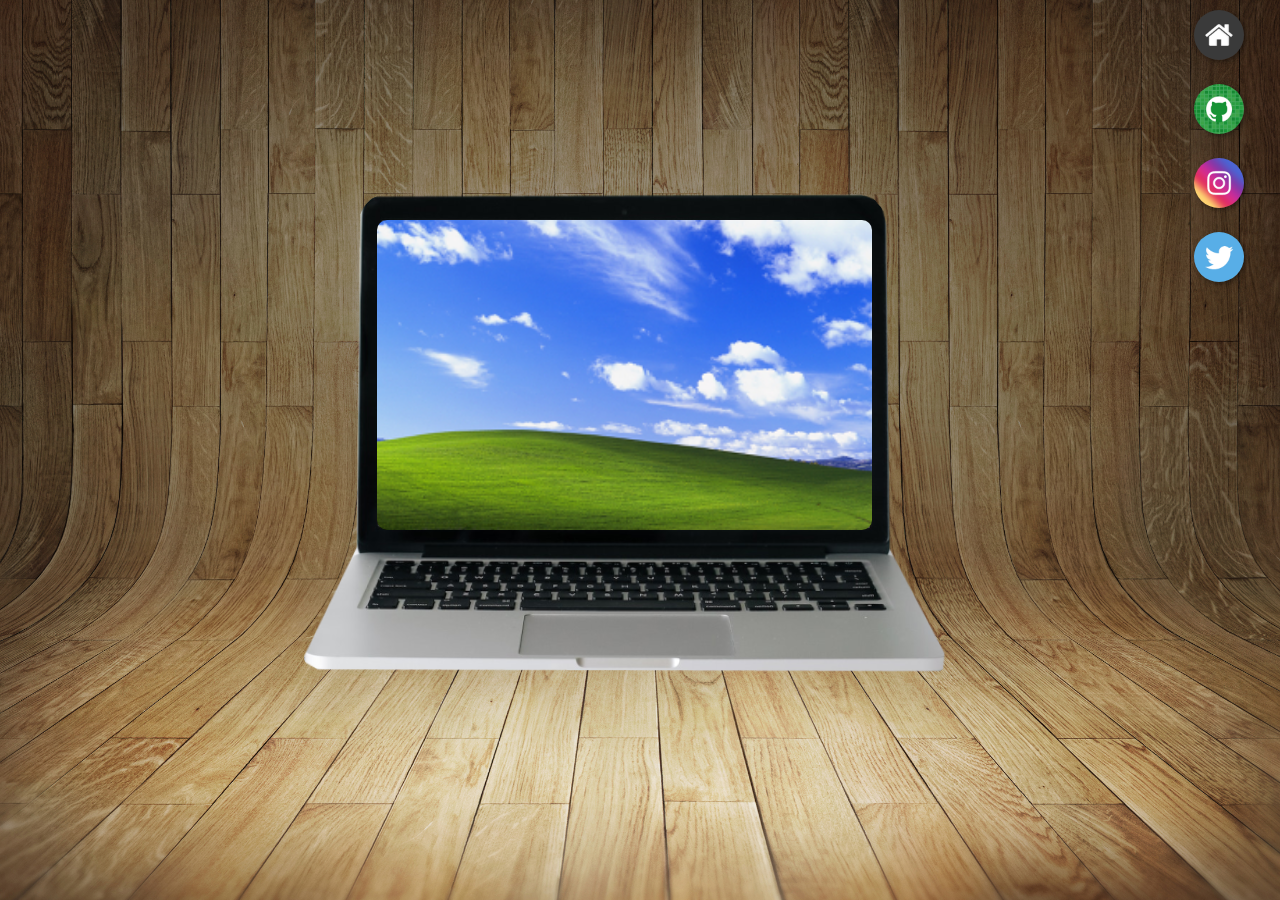
<file: index.html>
<!DOCTYPE html>
<html lang="pt-br">
<head>
    <meta charset="UTF-8">
    <meta http-equiv="X-UA-Compatible" content="IE=edge">
    <meta name="viewport" content="width=device-width, initial-scale=1.0">
    <title>Projeto redes sociais</title>
    <link rel="shortcut icon" href="favicon.ico" type="image/x-icon">
    <link rel="stylesheet" href="style/style.css">
</head>
<body>
    <main>
       
        <section id="computador">

            <iframe src="iframes/home.html" name='tela' id='tela' frameborder="0"></iframe>

        </section>
        <nav id="redes-sociais">
            <a href="iframes/home.html" target="tela"><img src="imagens/logo-home.jpg" alt="Home"></a><br>
            <a href="iframes/github.html" target="tela"><img src="imagens/logo-github.jpg" alt="Github"></a><br>
            <a href="iframes/instagram.html" target="tela"><img src="imagens/logo-instagram.jpg" alt="Instagram"></a><br>
            <a href="iframes/twitter.html" target="tela"><img src="imagens/logo-twitter.jpg" alt="Twitter"></a>
        </nav>

    </main>
</body>
</html>
</file>
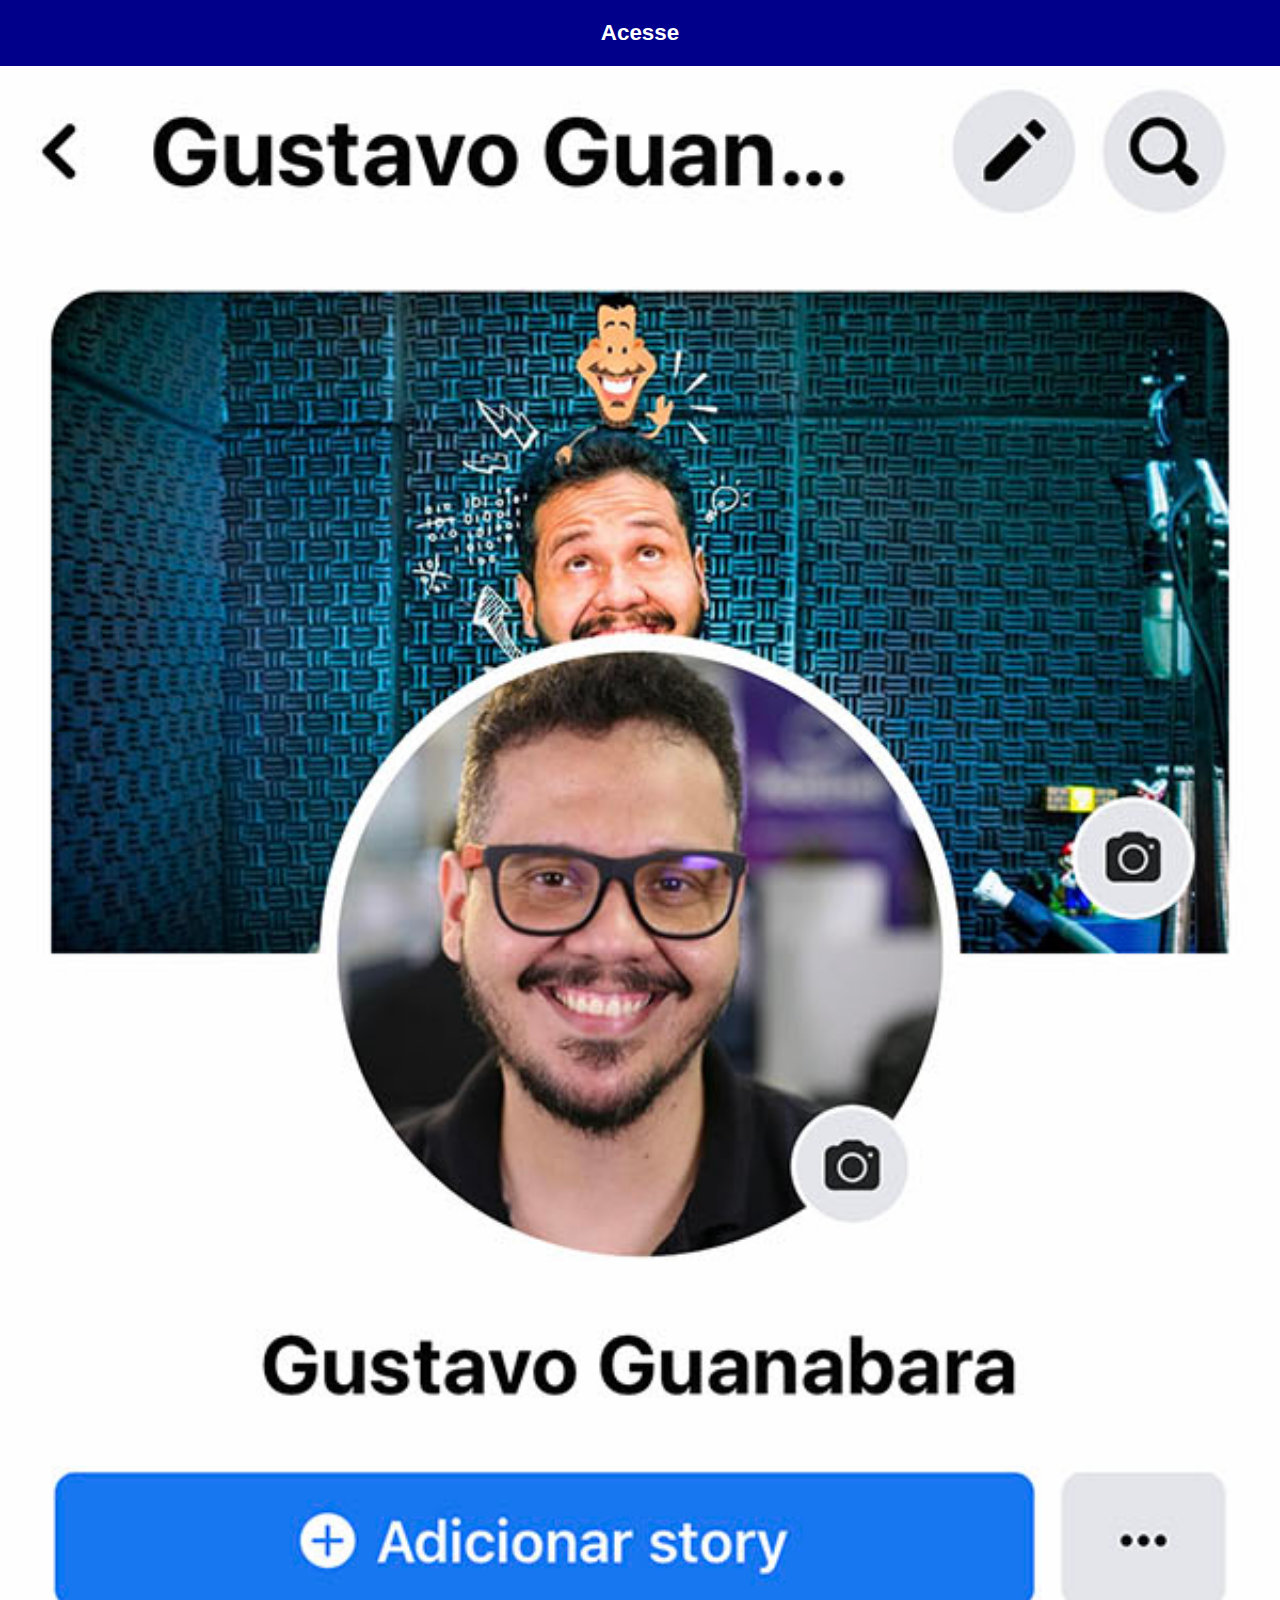
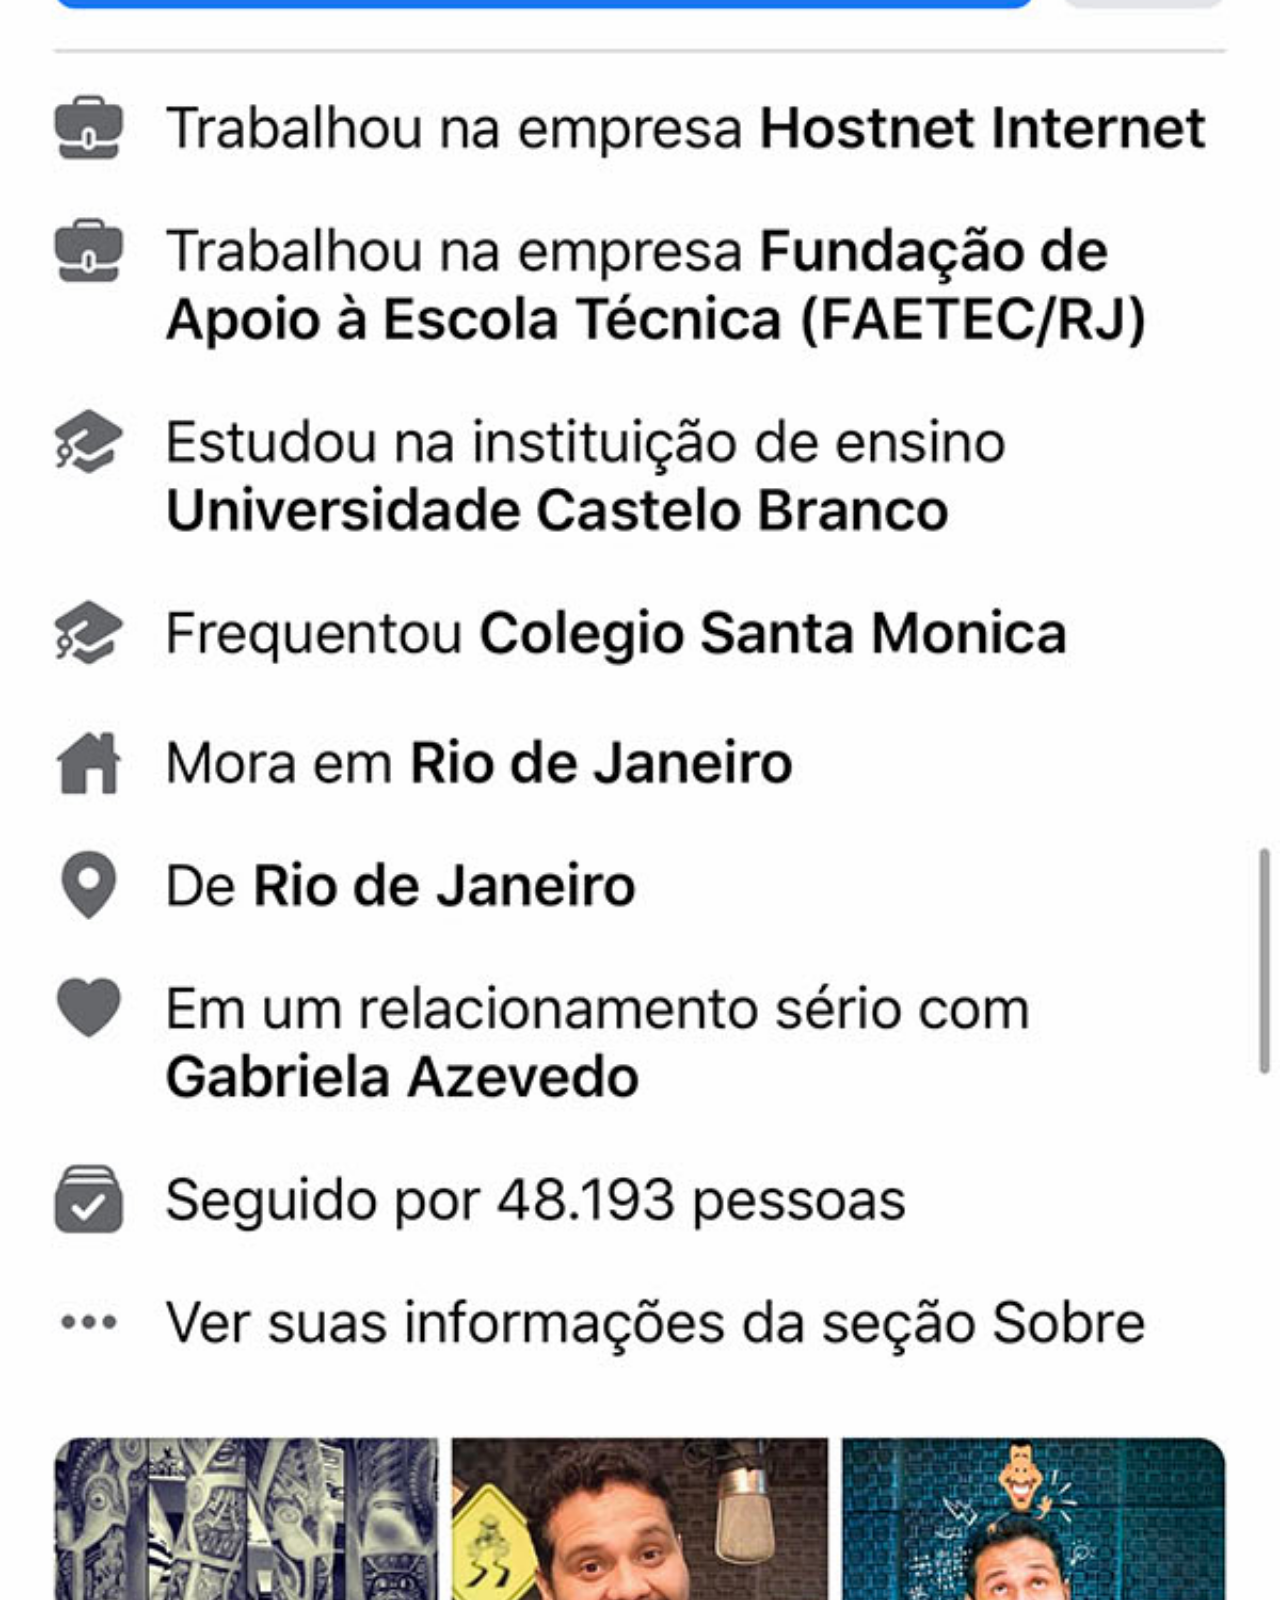
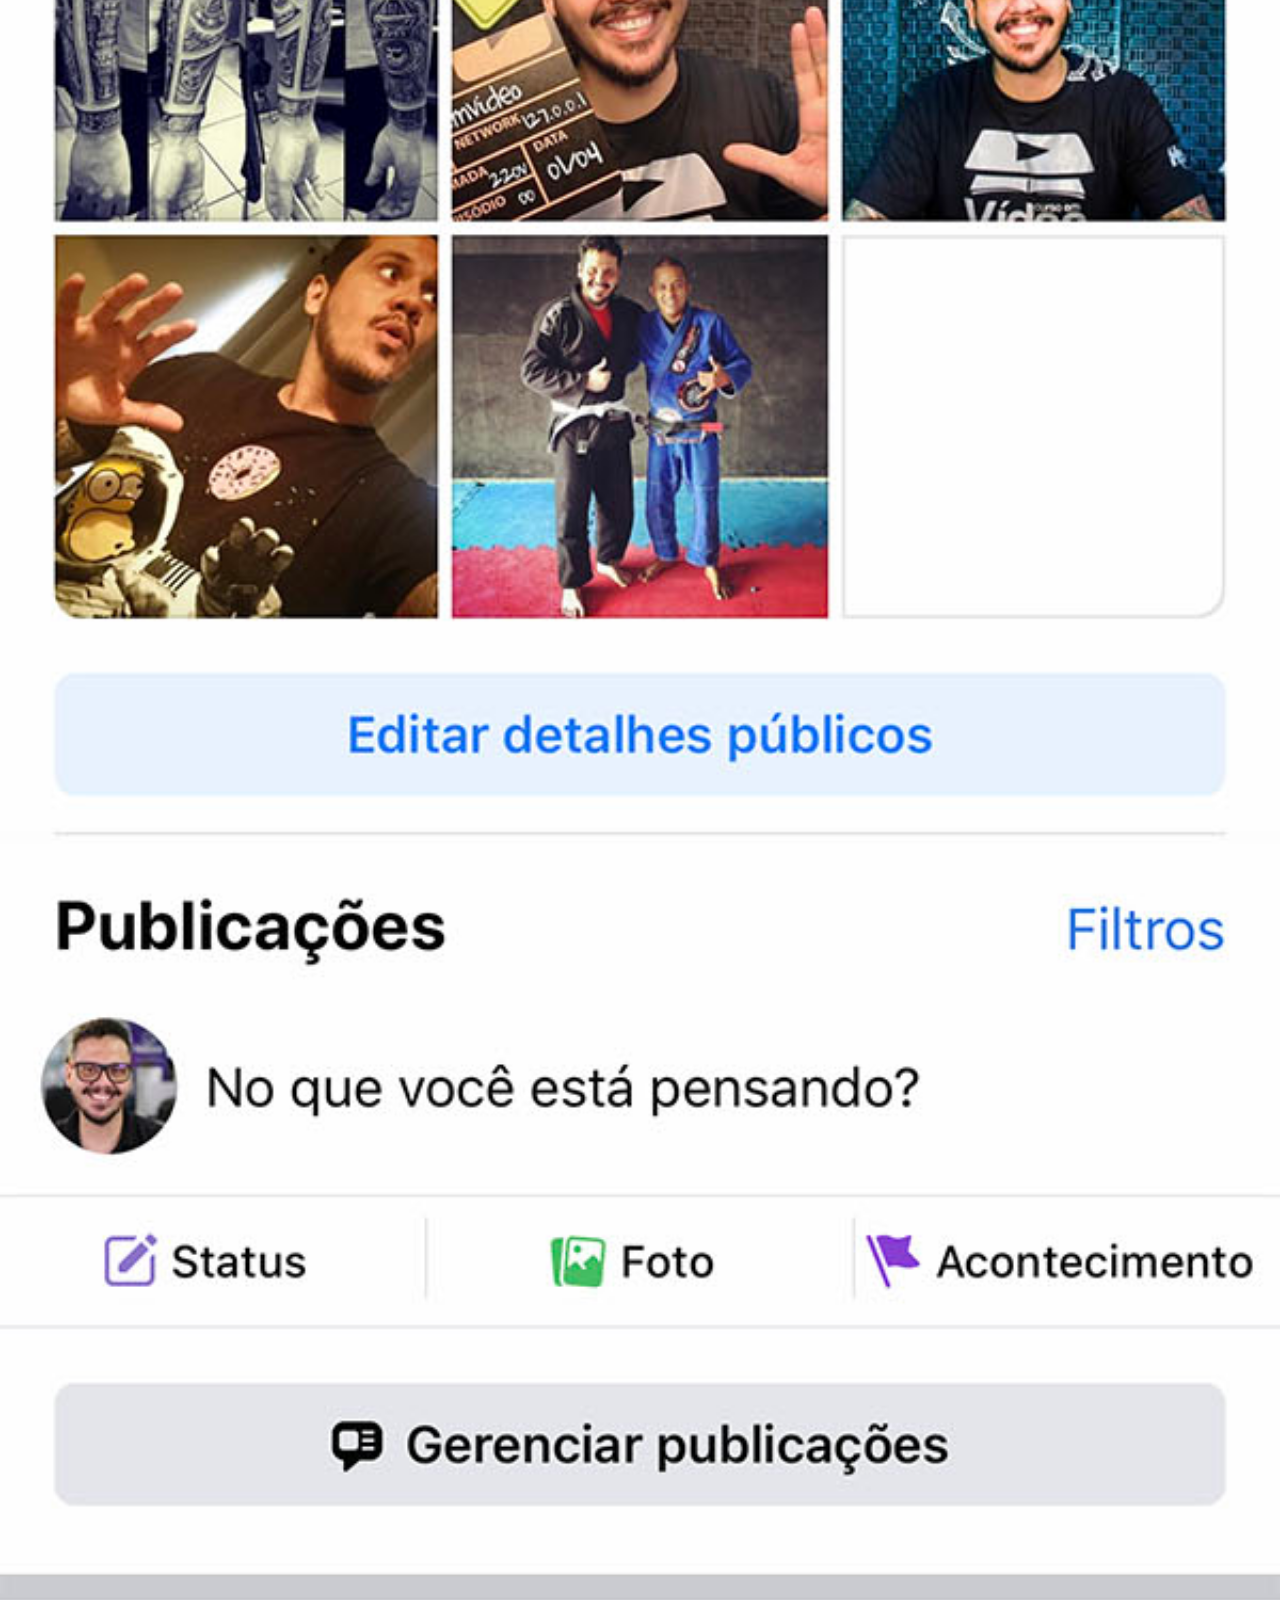
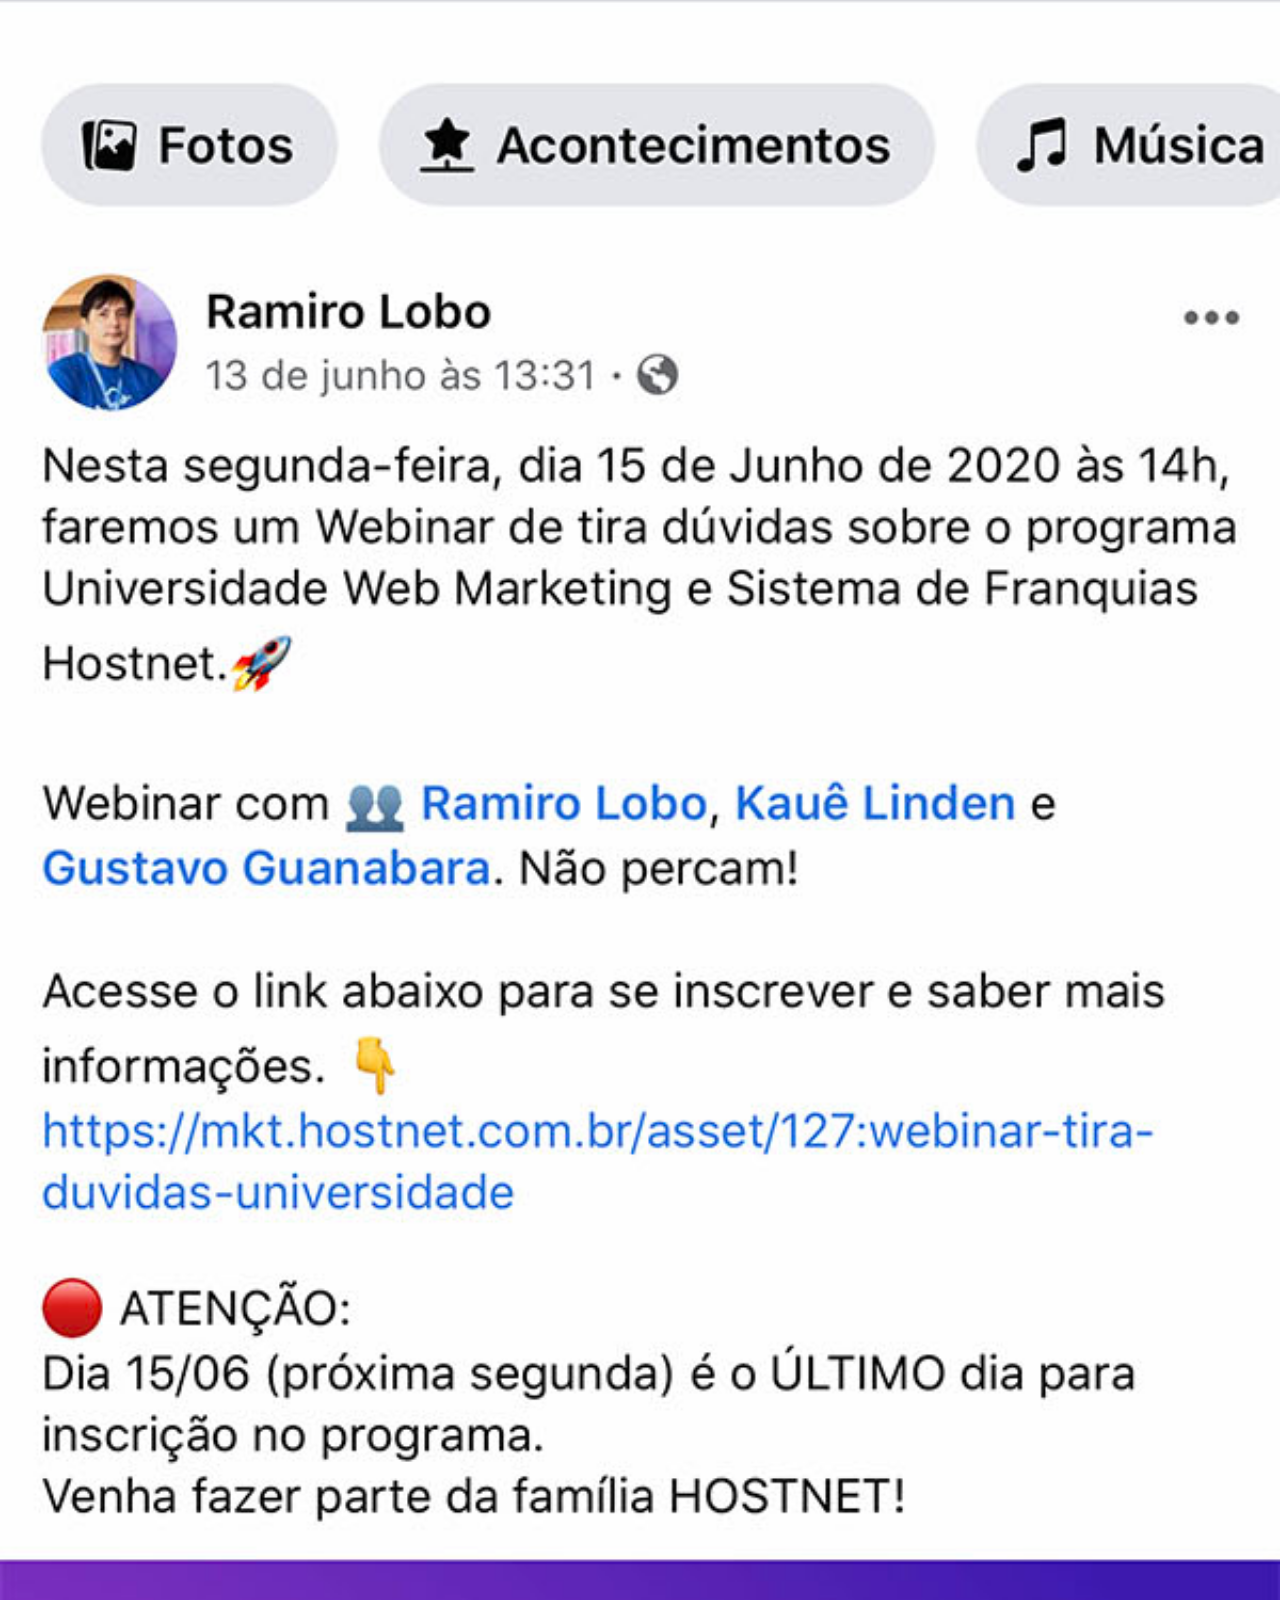
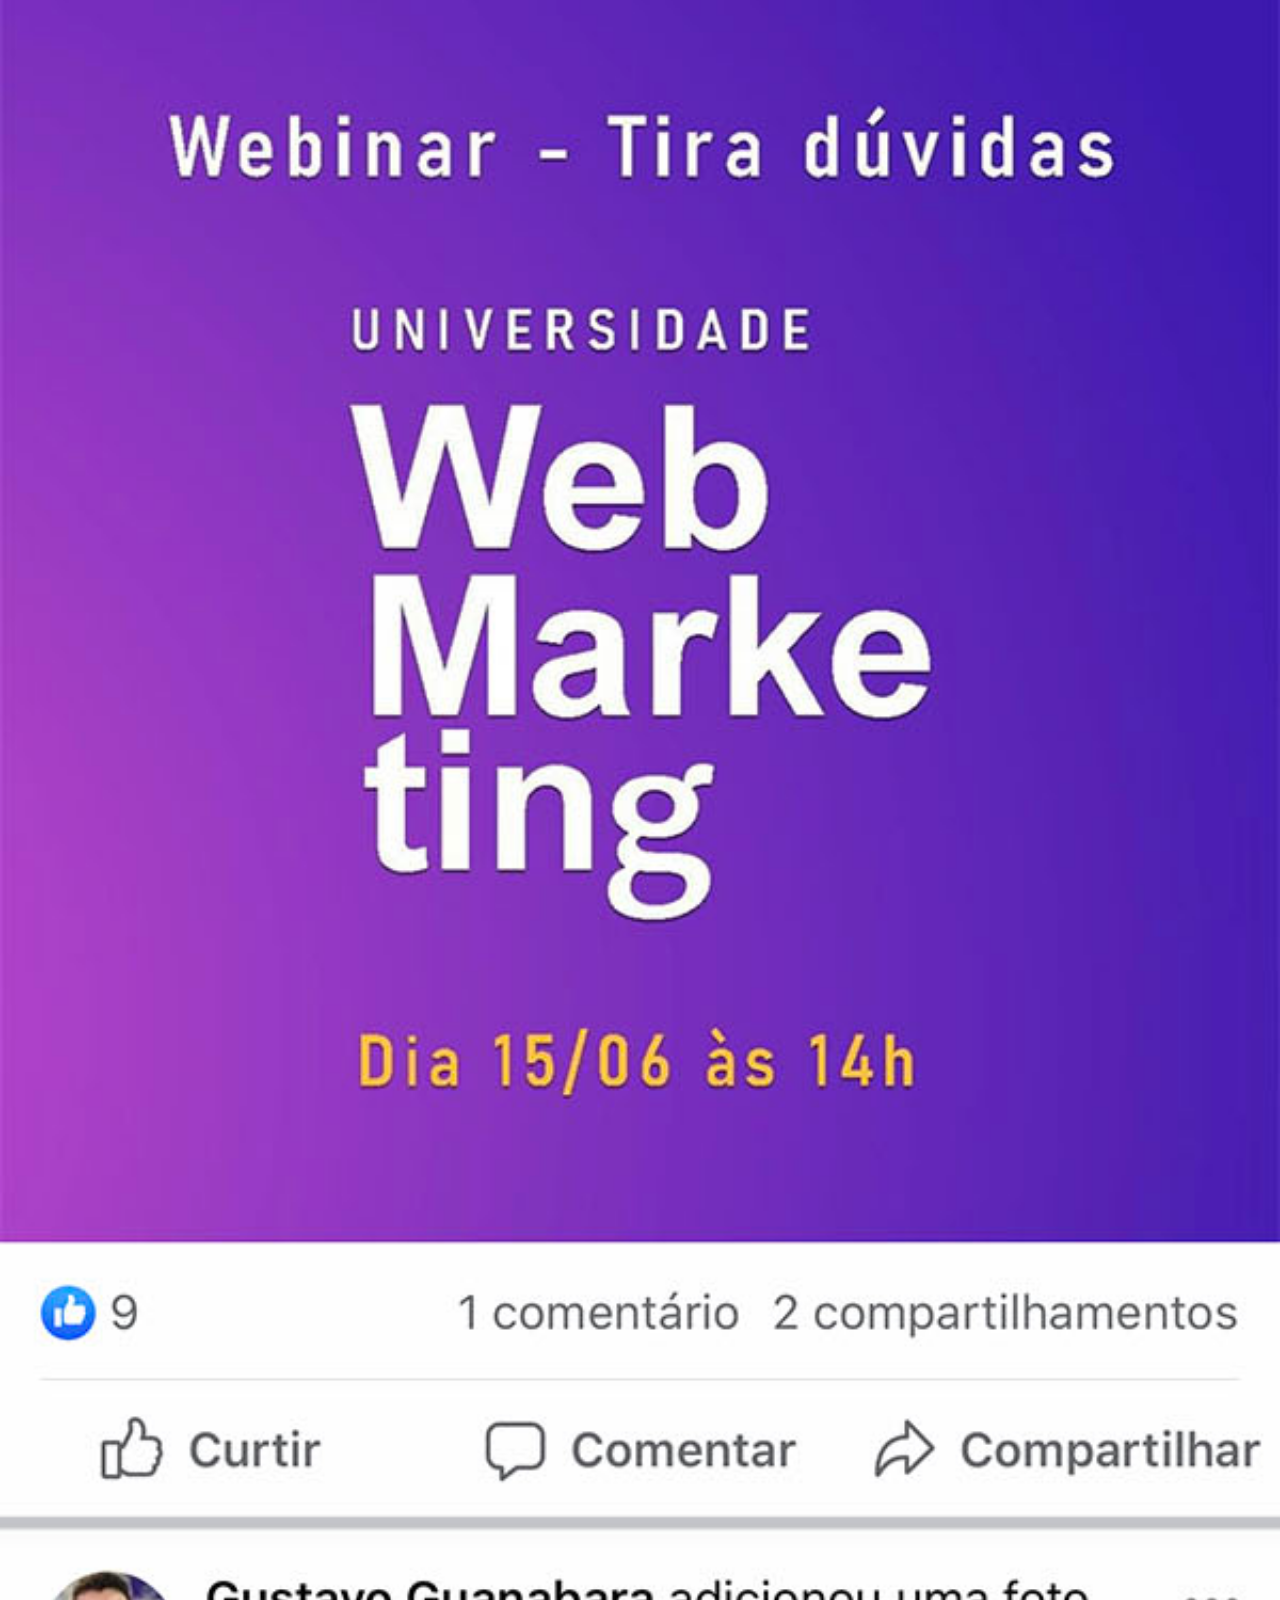
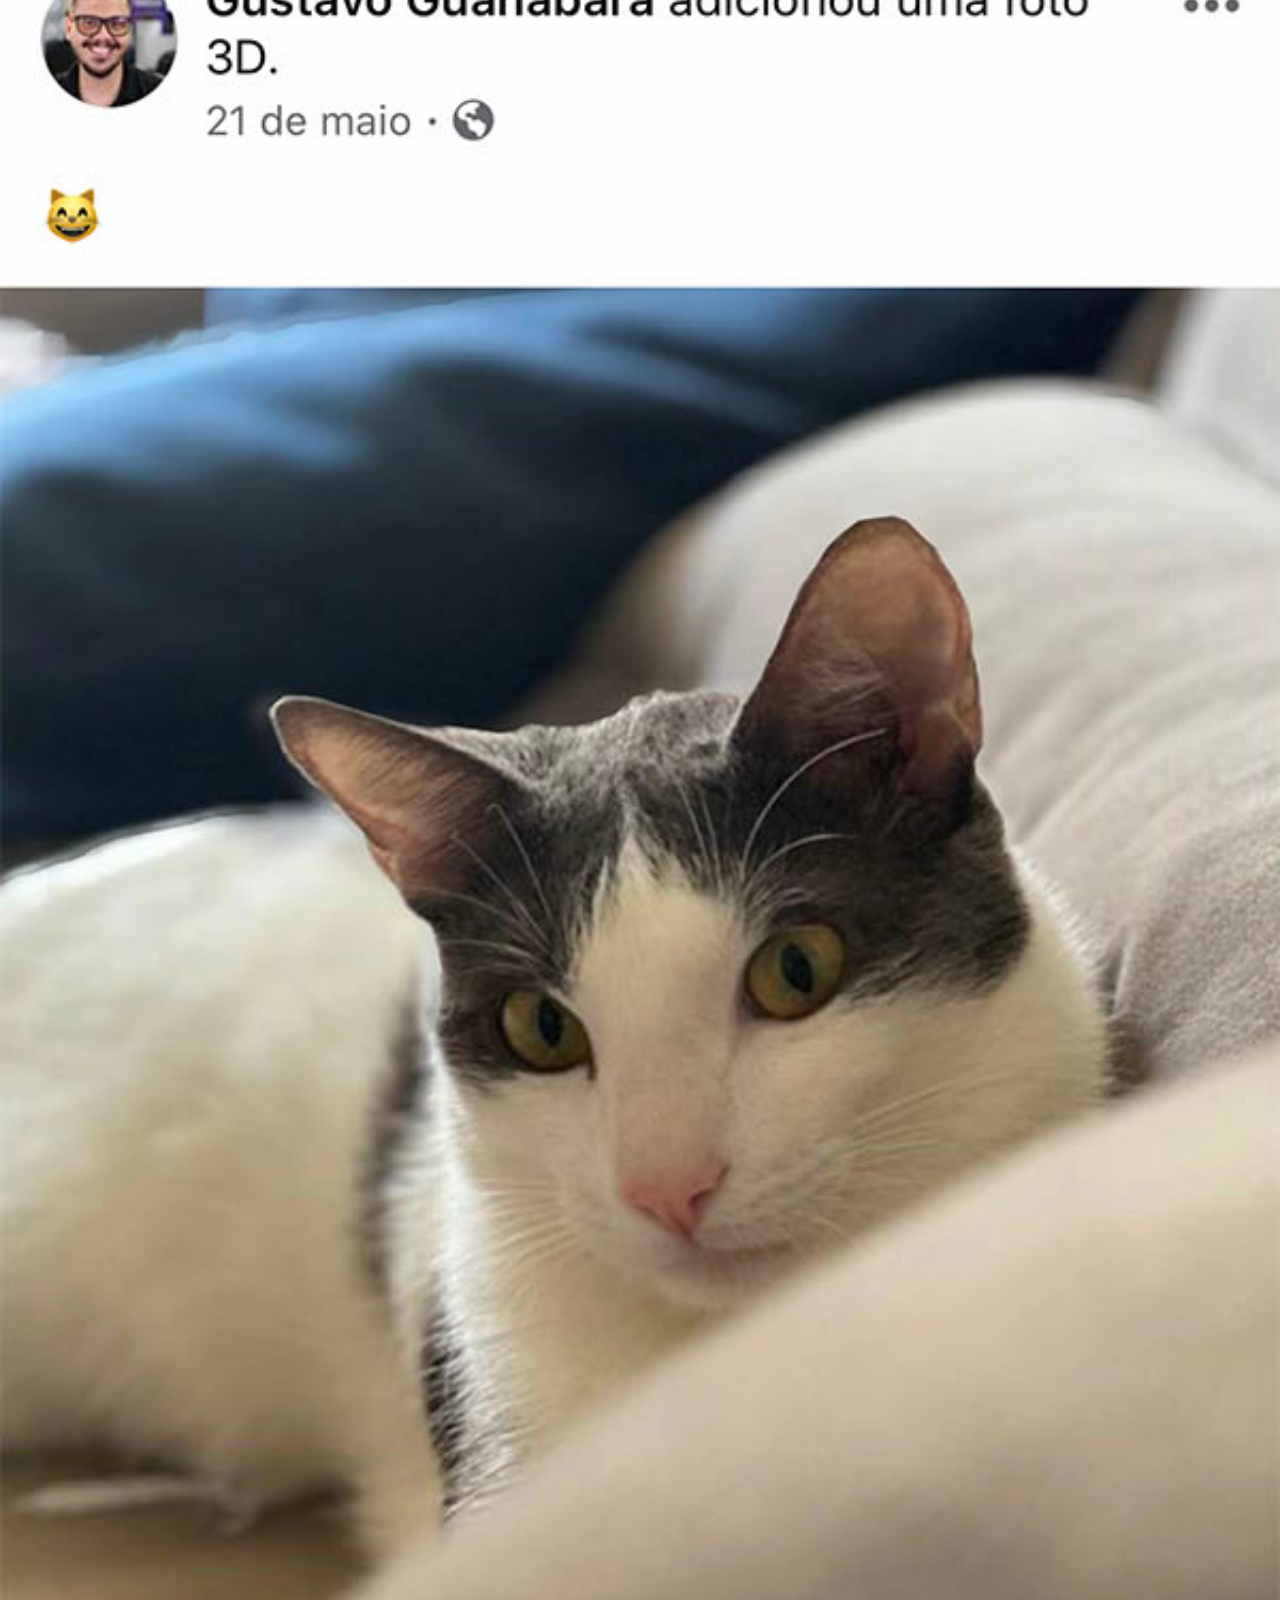
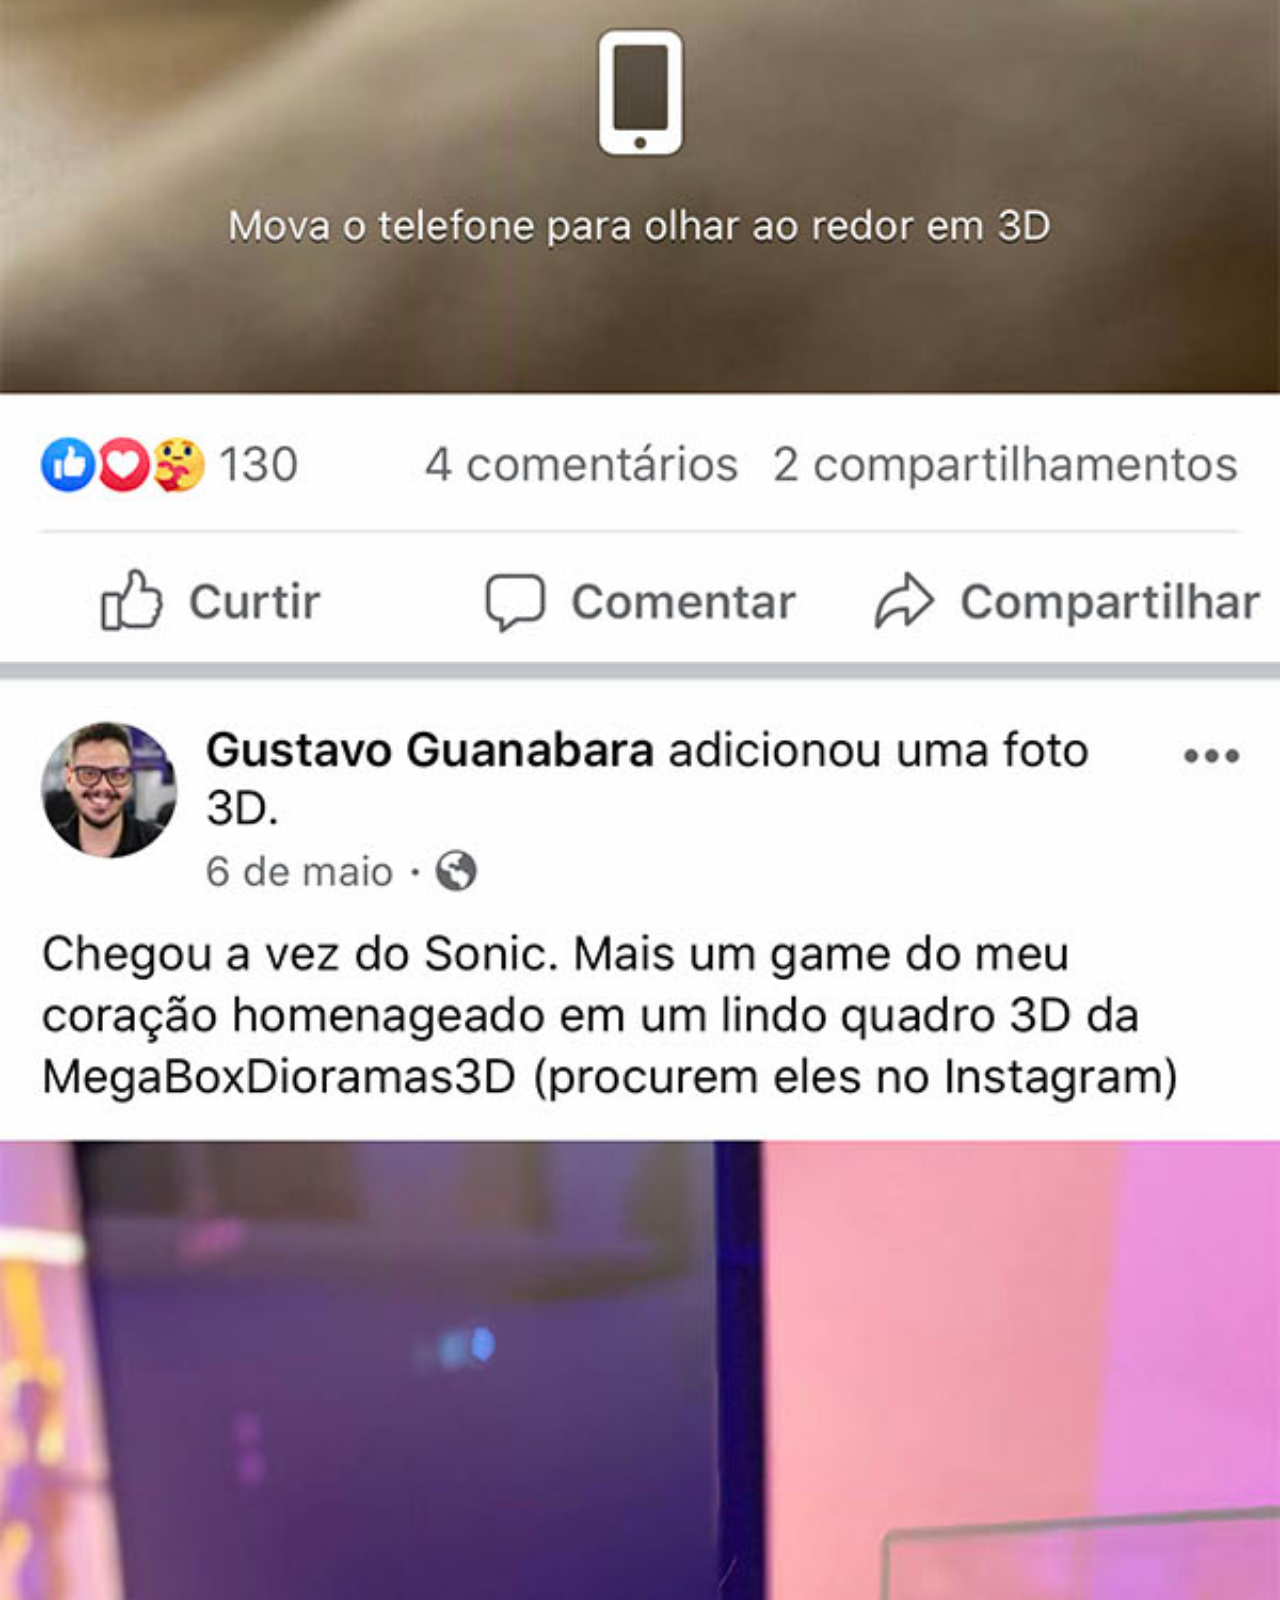
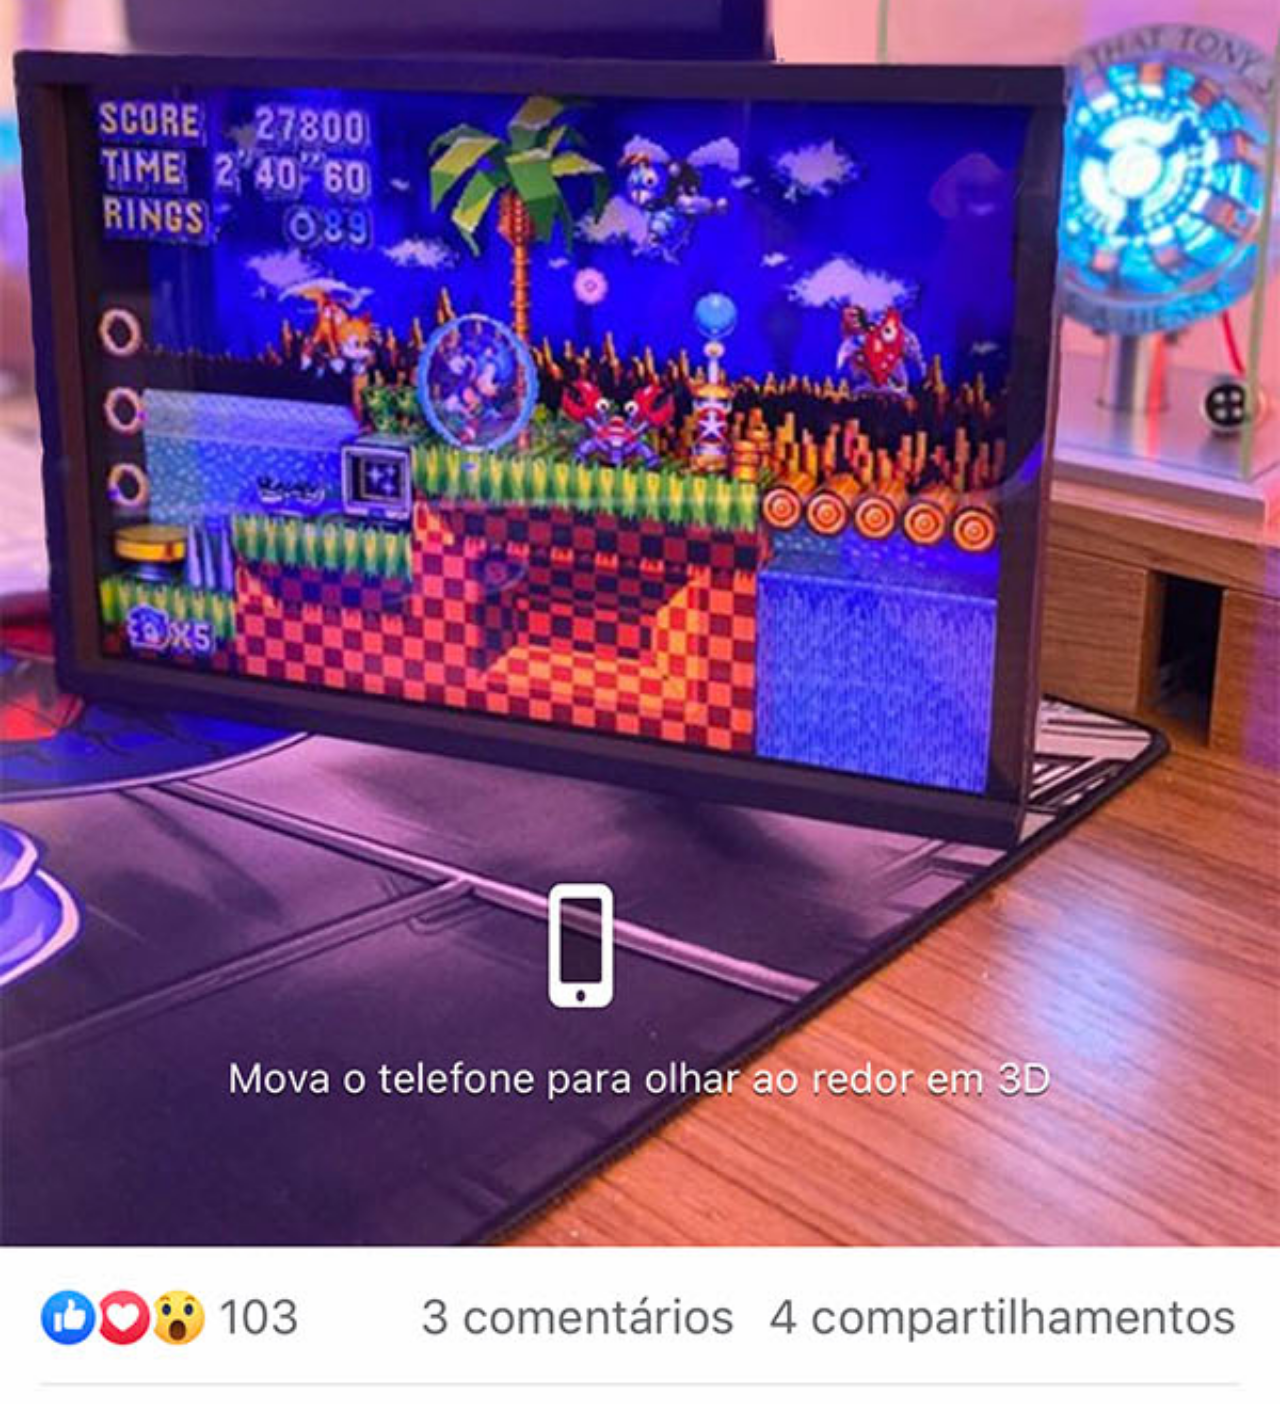
<file: iframes/facebook.html>
<!DOCTYPE html>
<html lang="pt-br">
<head>
    <meta charset="UTF-8">
    <meta http-equiv="X-UA-Compatible" content="IE=edge">
    <meta name="viewport" content="width=device-width, initial-scale=1.0">
    <title>Facebook</title>
    <link rel="stylesheet" href="../style/iframes.css">
    <style>
        a{
            background-color: darkblue;
        }
    </style>
</head>
<body>

    <a href="http://facebook.com" target="_blank">Acesse</a>
    <img src="../imagens/tela-facebook.jpg" alt="Facebook">

</body>
</html>
</file>
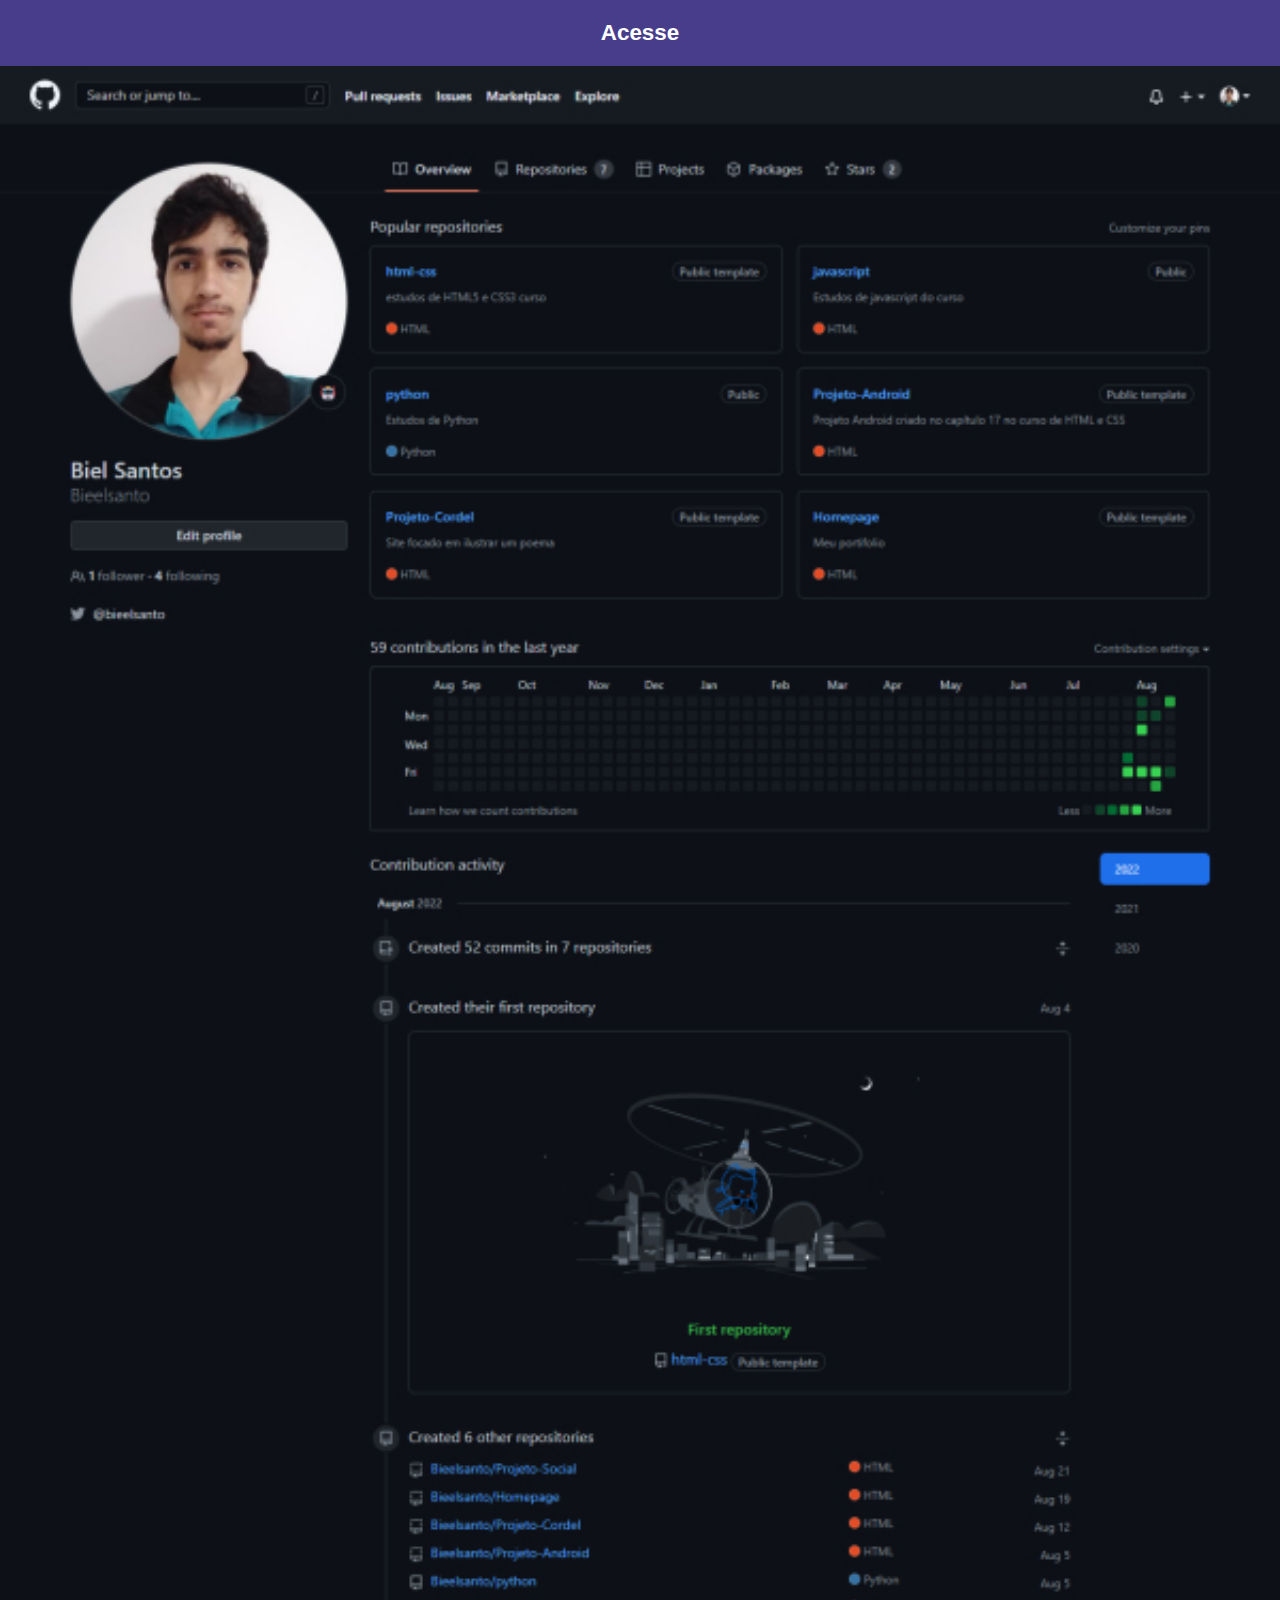
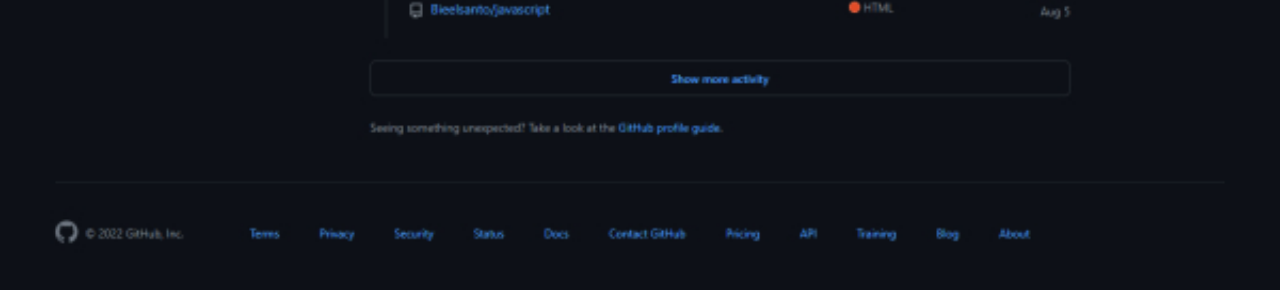
<file: iframes/github.html>
<!DOCTYPE html>
<html lang="pt-br">
<head>
    <meta charset="UTF-8">
    <meta http-equiv="X-UA-Compatible" content="IE=edge">
    <meta name="viewport" content="width=device-width, initial-scale=1.0">
    <title>Github</title>
    <link rel="stylesheet" href="../style/iframes.css">
    <style>
        a{
            background-color: darkslateblue;
        }
    </style>
</head>
<body>

    <a href="https://github.com/Bieelsanto" target="_blank">Acesse</a>
    <img src="../imagens/computador-github.jpg" alt="Github">    

</body>
</html>
</file>
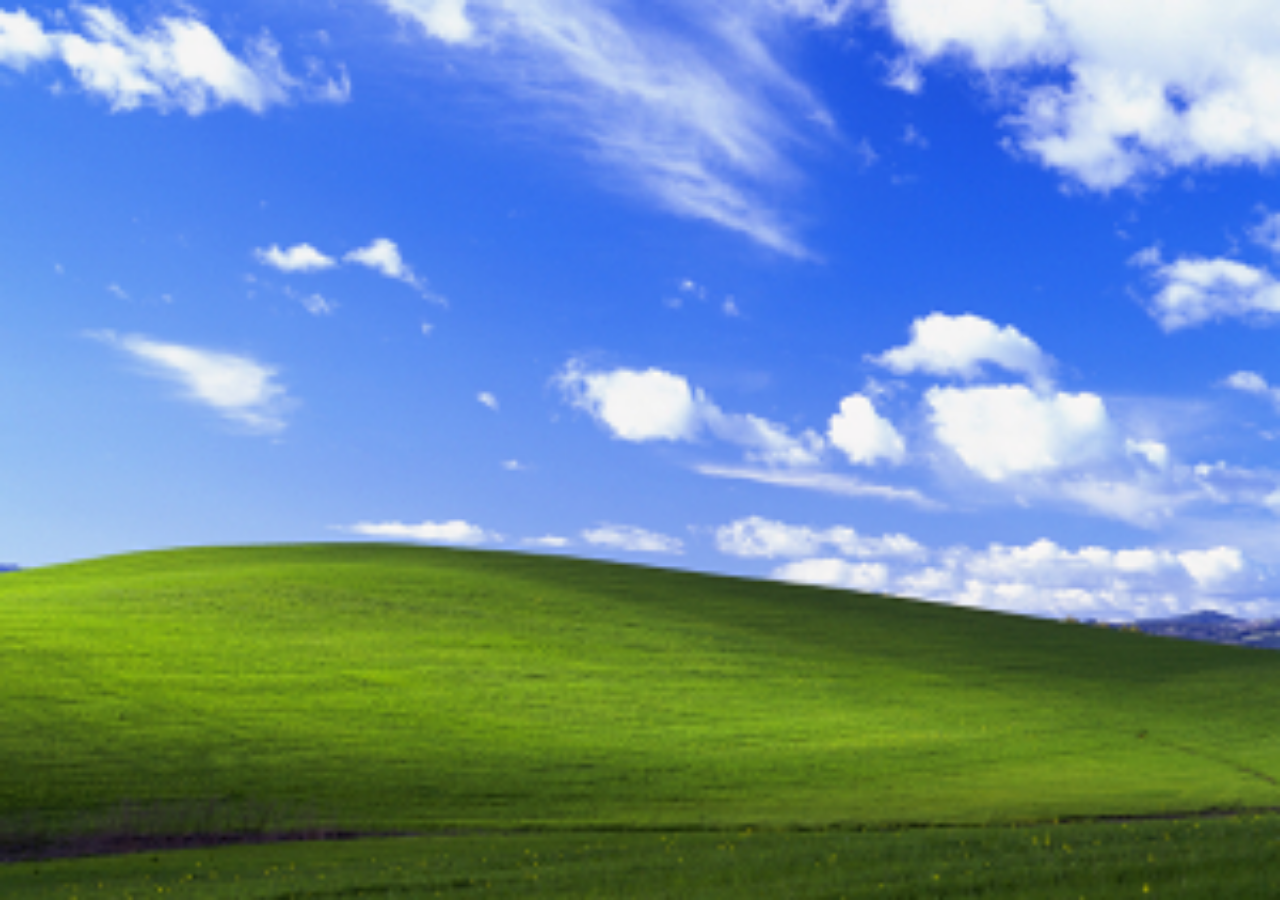
<file: iframes/home.html>
<!DOCTYPE html>
<html lang="pt-br">
<head>
    <meta charset="UTF-8">
    <meta http-equiv="X-UA-Compatible" content="IE=edge">
    <meta name="viewport" content="width=device-width, initial-scale=1.0">
    <title>Home</title>
    <style>
        *{
            margin: 0px;
            padding: 0px;
        }
        body{
            background: black url("../imagens/windows\ page.jpg") no-repeat top center;
            background-size: cover;
            height: 100vh;
            width: 100vw;
        }
    </style>
</head>
<body>
    
</body>
</html>
</file>
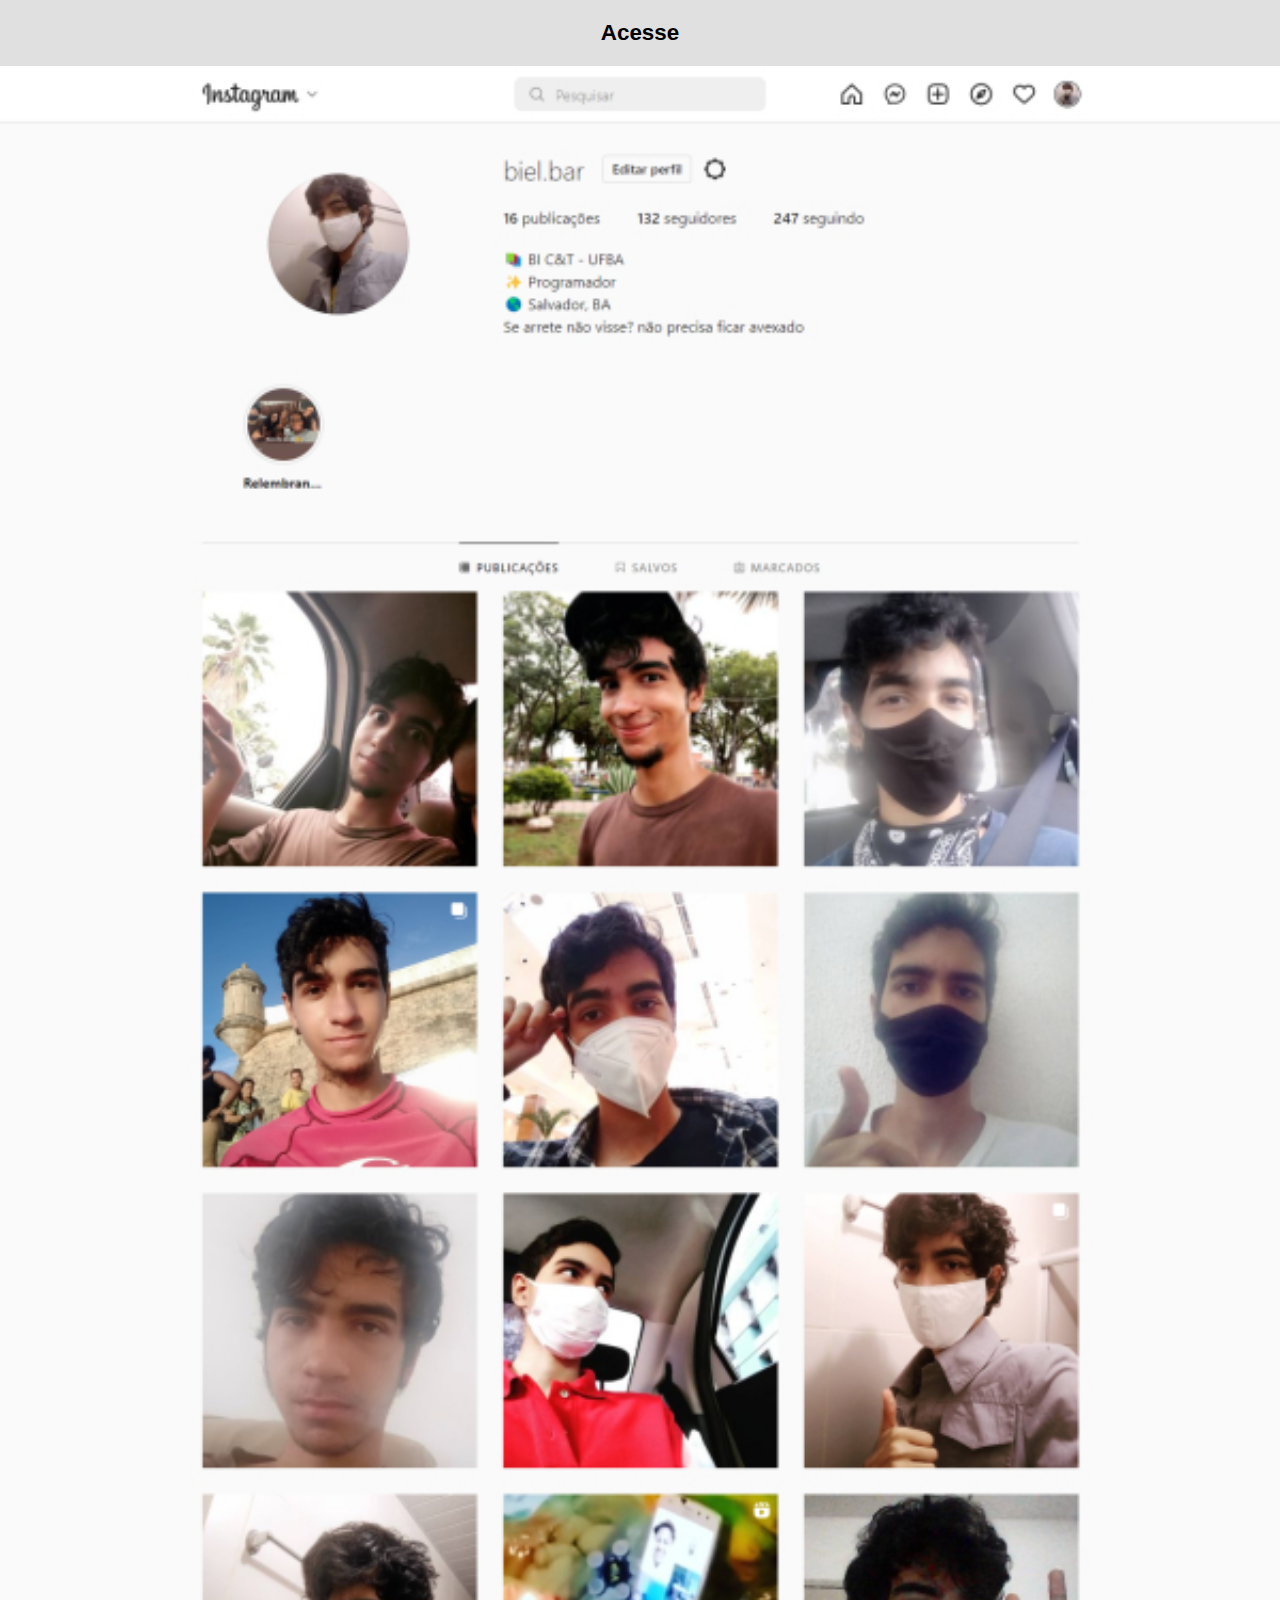
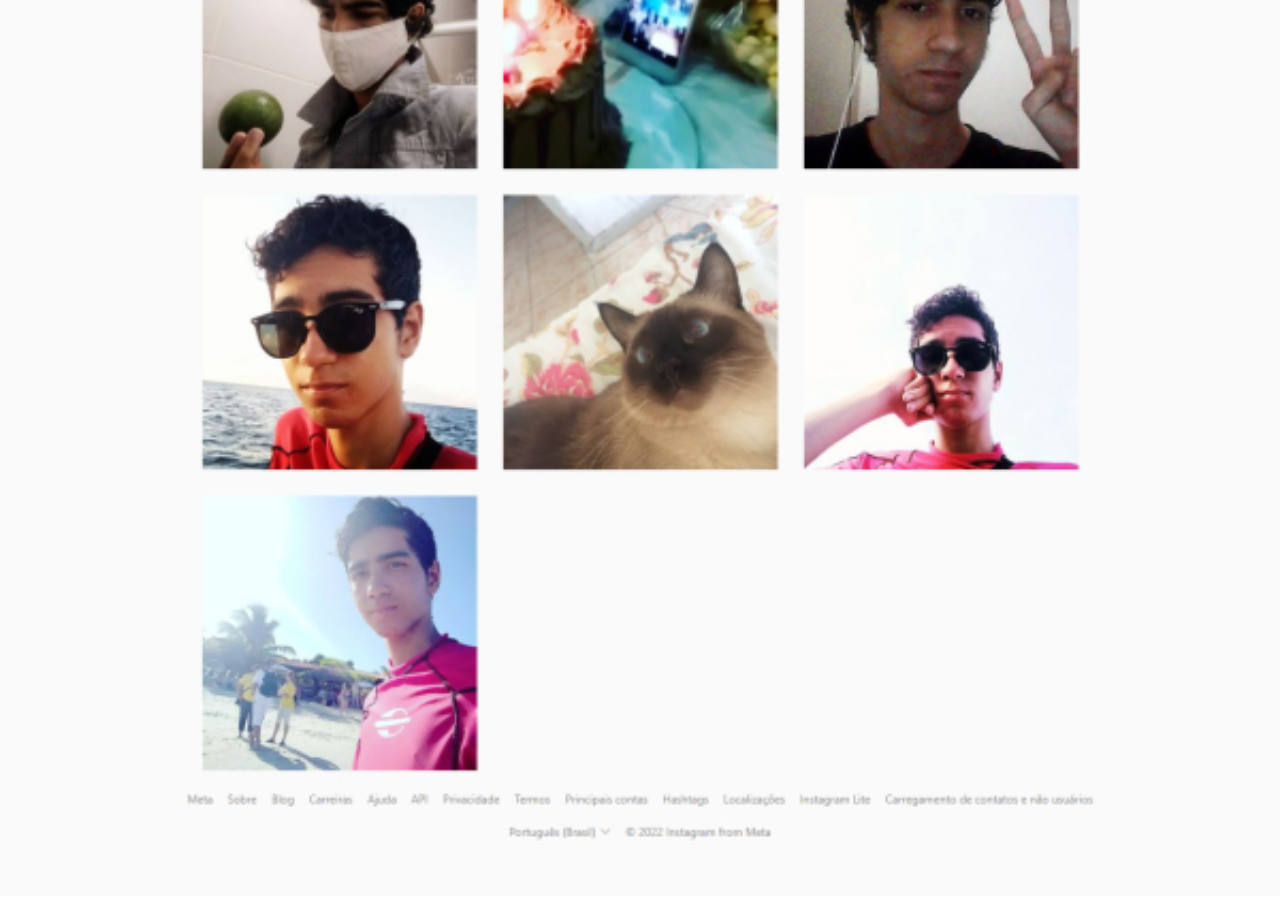
<file: iframes/instagram.html>
<!DOCTYPE html>
<html lang="pt-br">
<head>
    <meta charset="UTF-8">
    <meta http-equiv="X-UA-Compatible" content="IE=edge">
    <meta name="viewport" content="width=device-width, initial-scale=1.0">
    <title>Instagram</title>
    <link rel="stylesheet" href="../style/iframes.css">
    <style>
        a{
            background-color: rgb(224, 224, 224);
            color: black;
        }
    </style>
</head>
<body>

    <a href="https://www.instagram.com/biel.bar/" target="_blank">Acesse</a>
    <img src="../imagens/computador-instagram.jpg" alt="Instagram">    

</body>
</html>
</file>
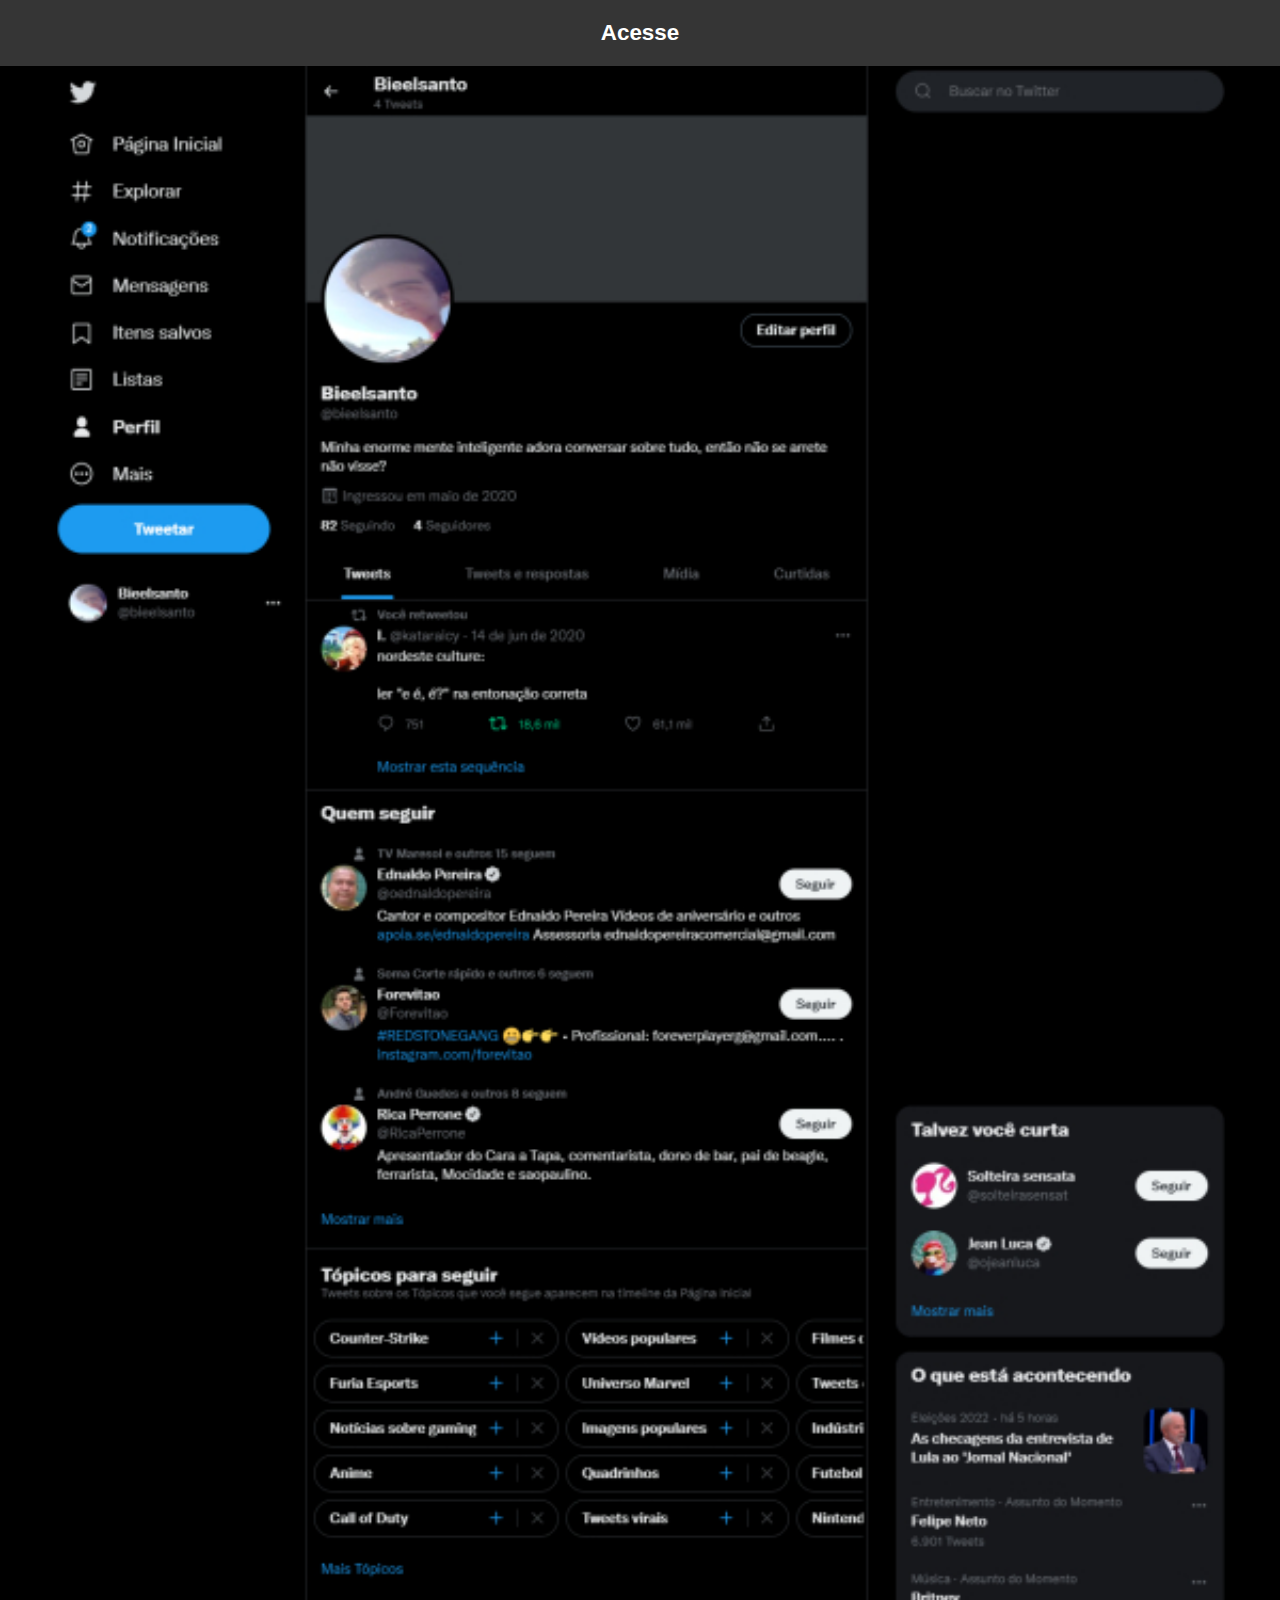
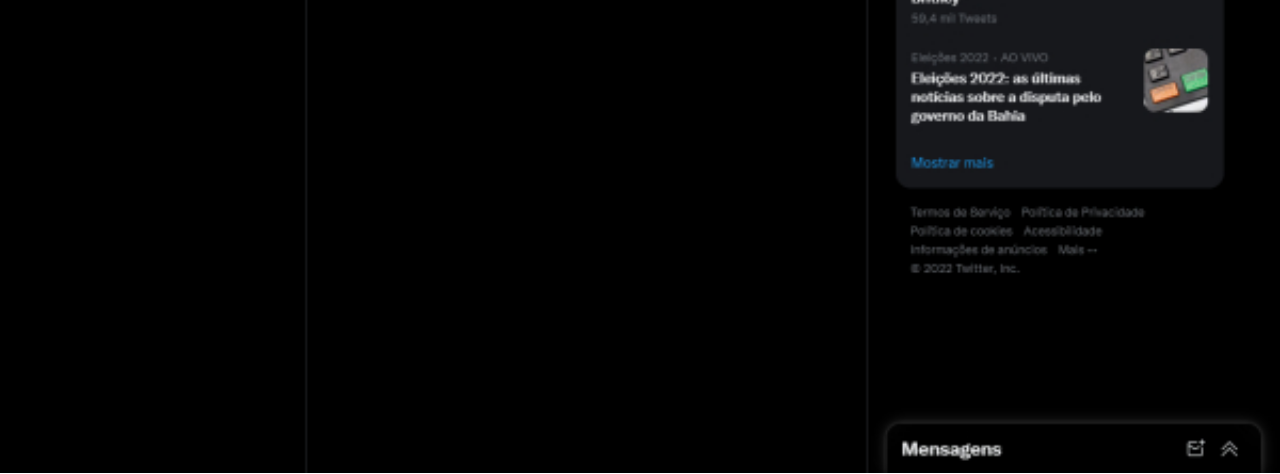
<file: iframes/twitter.html>
<!DOCTYPE html>
<html lang="pt-br">
<head>
    <meta charset="UTF-8">
    <meta http-equiv="X-UA-Compatible" content="IE=edge">
    <meta name="viewport" content="width=device-width, initial-scale=1.0">
    <title>Twitter</title>
    <link rel="stylesheet" href="../style/iframes.css">
    <style>
        a{
            background-color: rgb(53, 53, 53);
        }
    </style>
</head>
<body>

    <a href="https://twitter.com/bieelsanto" target="_blank">Acesse</a>
    <img src="../imagens/computador-twitter.jpg" alt="Twitter">    

</body>
</html>
</file>
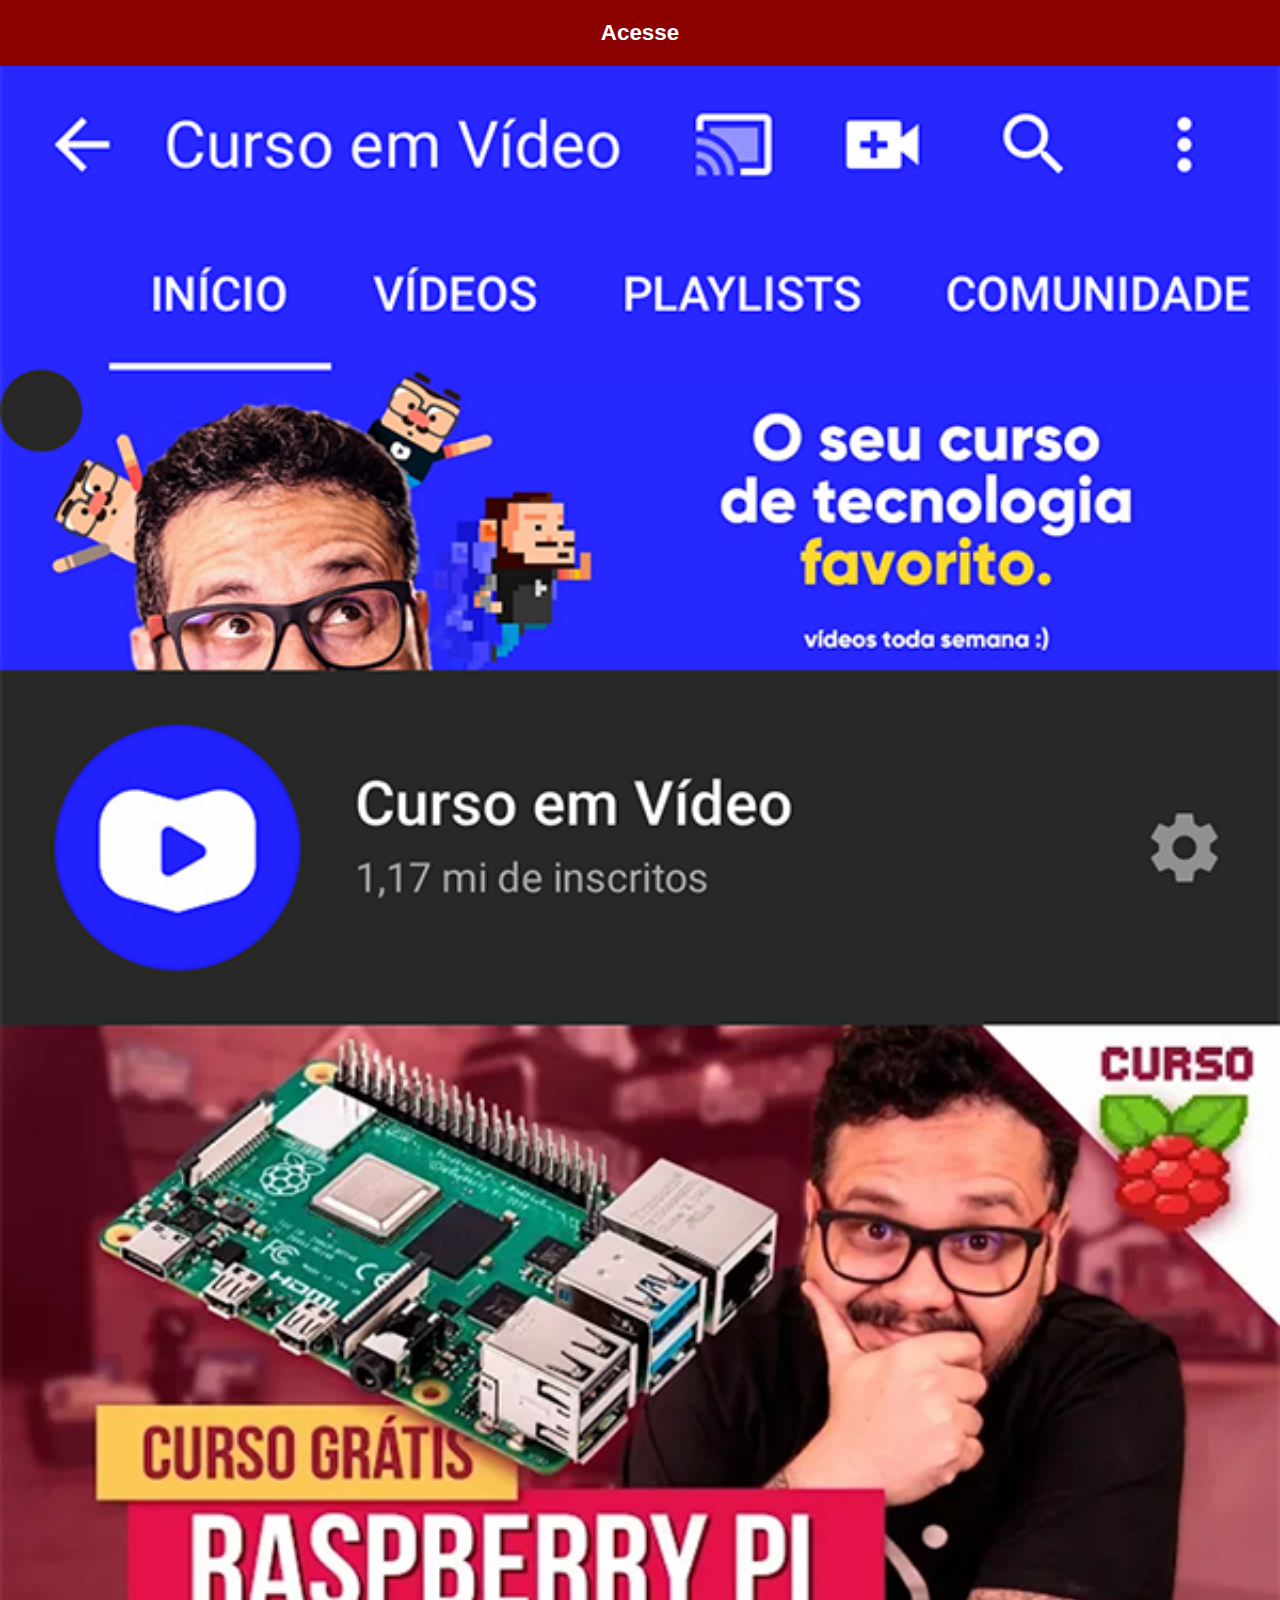
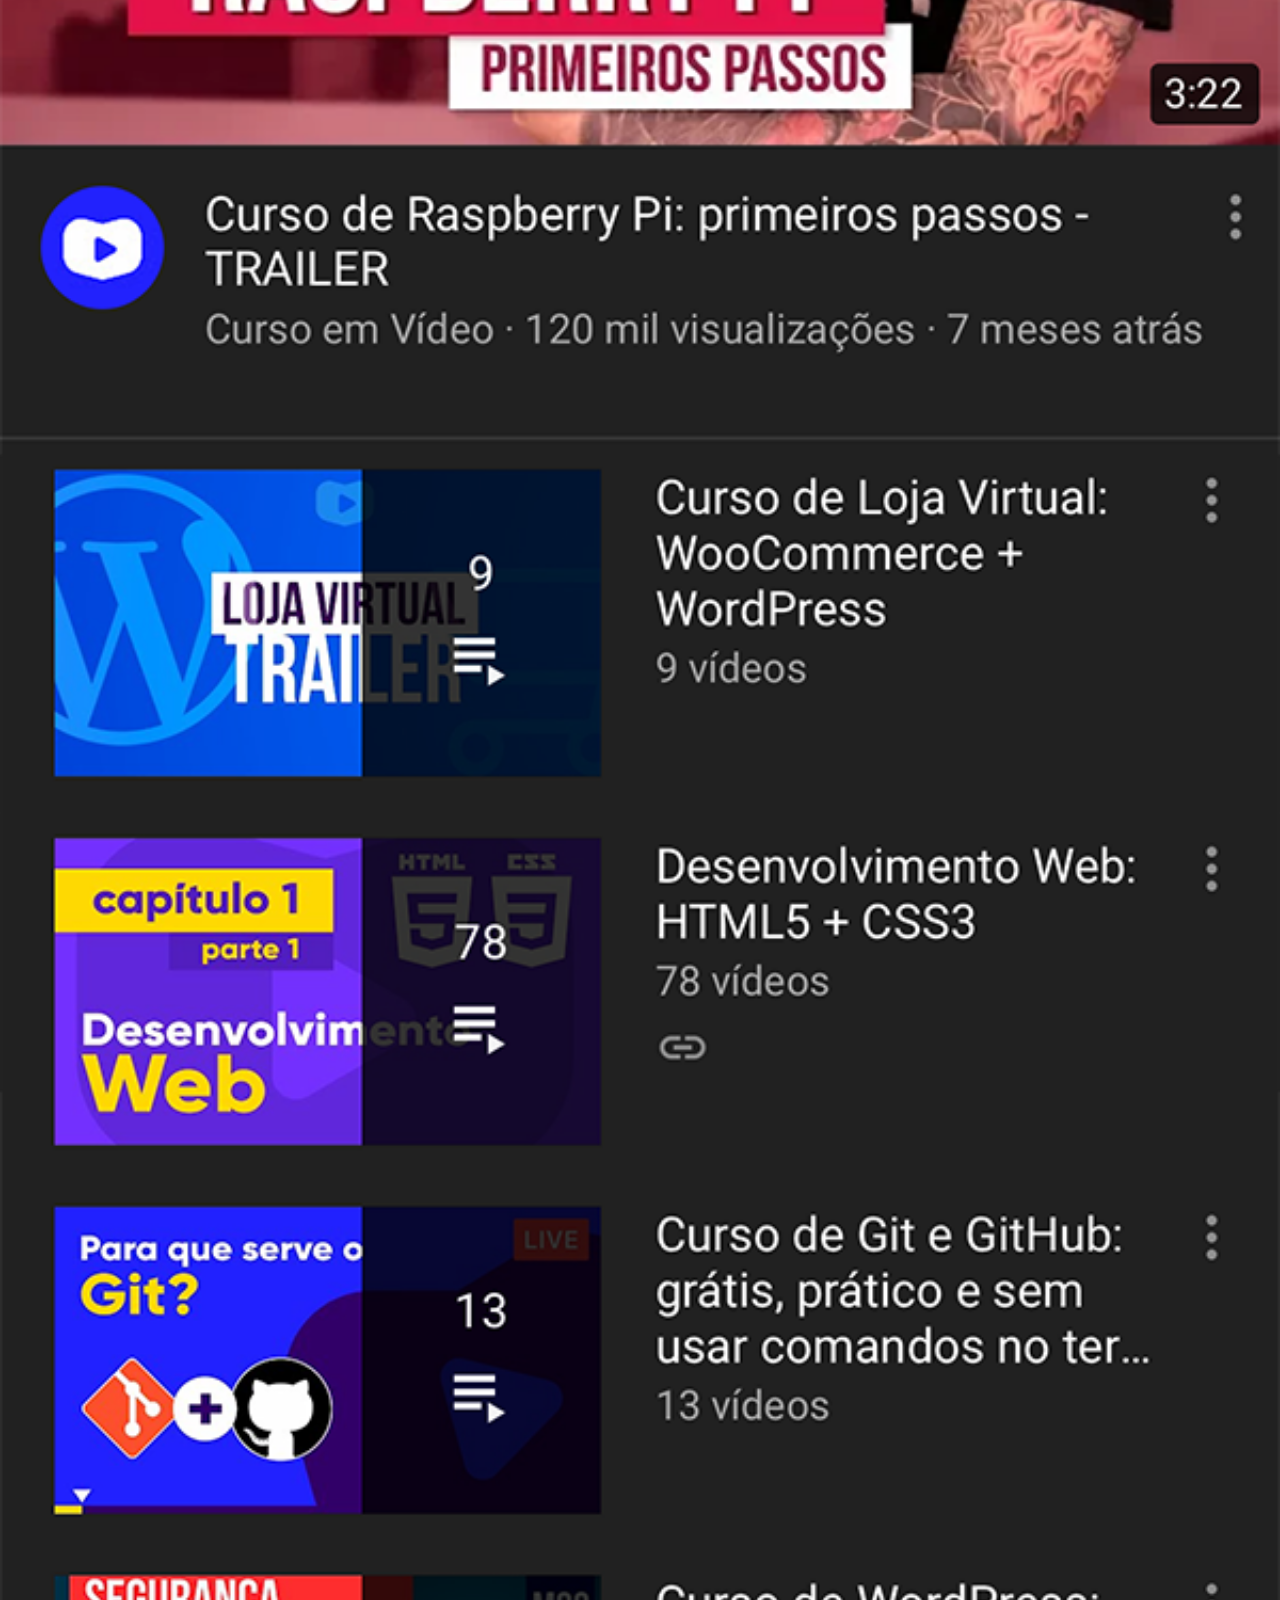
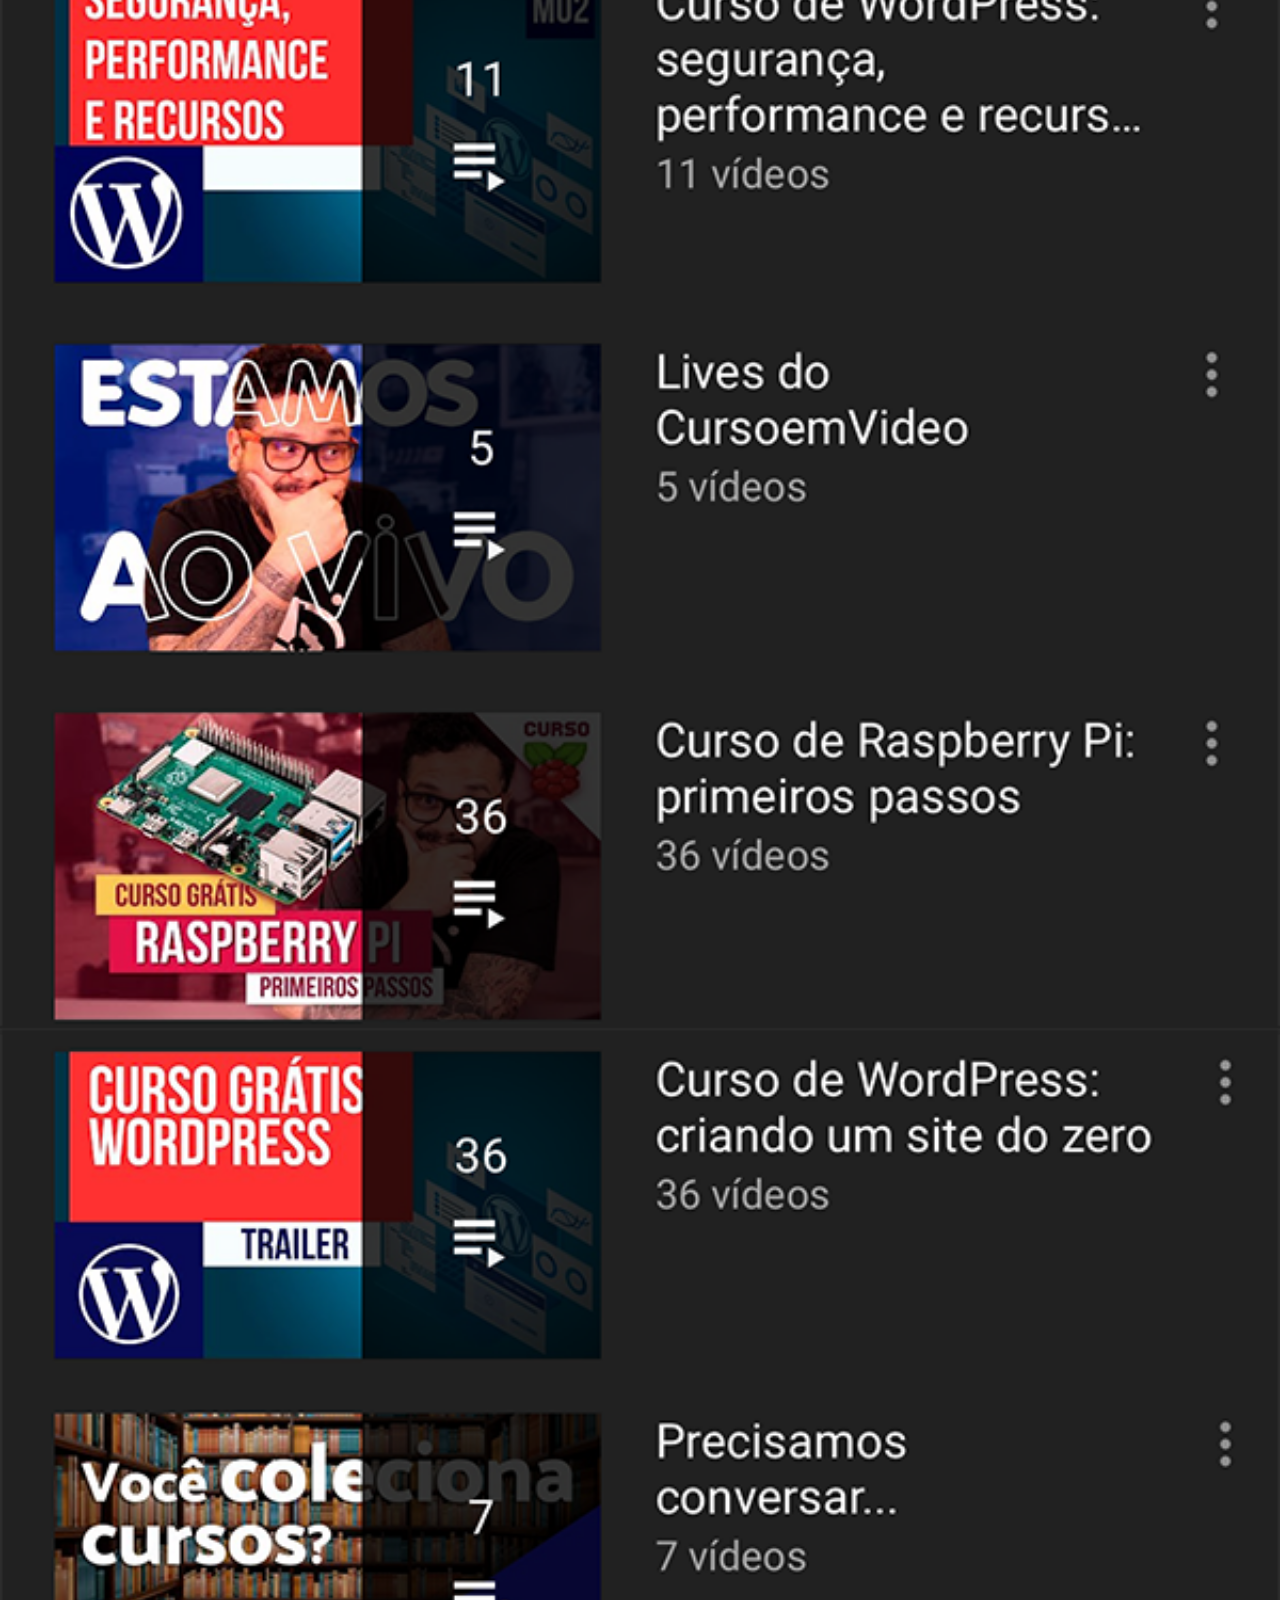
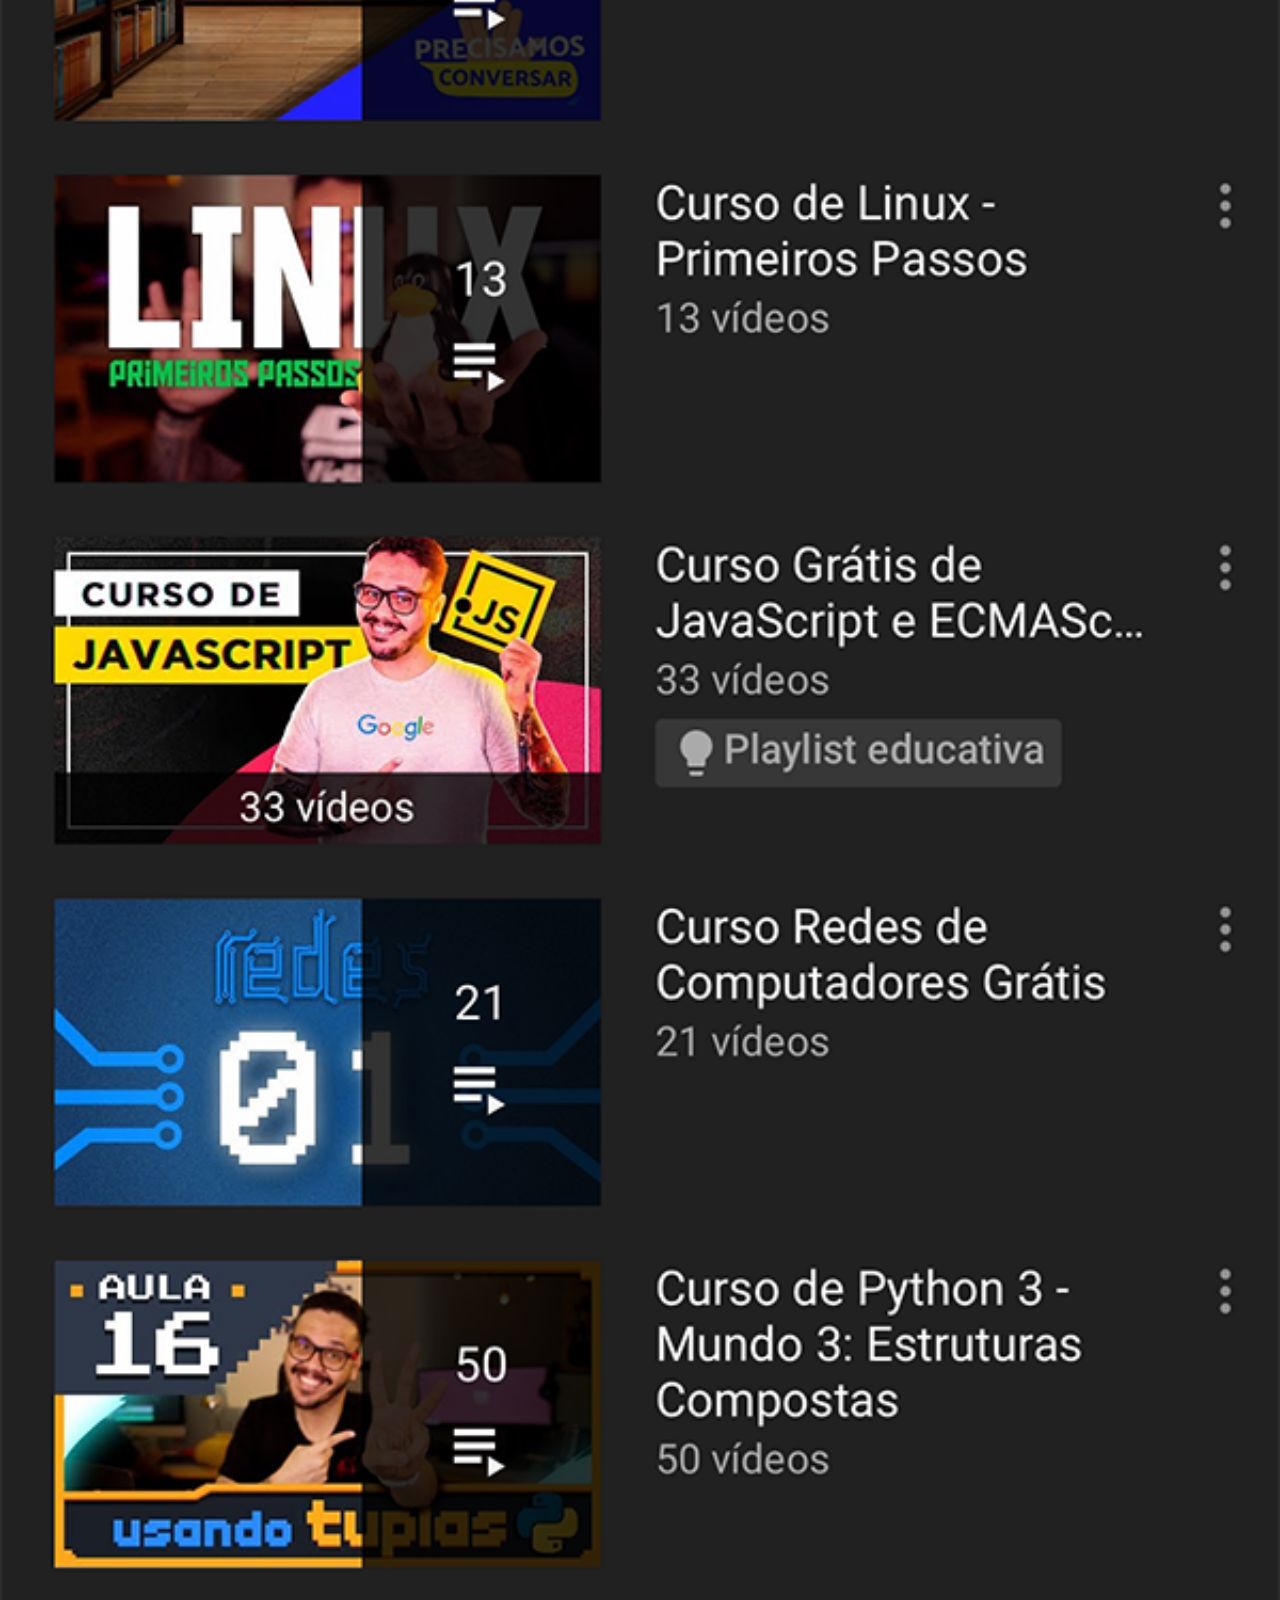
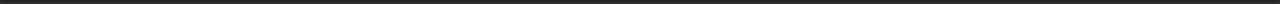
<file: iframes/youtube.html>
<!DOCTYPE html>
<html lang="pt-br">
<head>
    <meta charset="UTF-8">
    <meta http-equiv="X-UA-Compatible" content="IE=edge">
    <meta name="viewport" content="width=device-width, initial-scale=1.0">
    <title>Youtube</title>
    <link rel="stylesheet" href="../style/iframes.css">
</head>
<body>

    <a href="http://youtube.com/cursoemvideo" target="_blank">Acesse</a>
    <img src="../imagens/tela-youtube.png" alt="Youtube">    

</body>
</html>
</file>
<file: style/style.css>
@charset "UTF-8";
*{
    padding: 0px;
    margin: 0px;
    font-family: Arial, Helvetica, sans-serif;
}

html, body{
    width: 98vw;
    height: 96vh;
}

body{
    background: black url('../imagens/fundo-madeira.jpg') no-repeat center center;
    background-size:cover;
    background-attachment: fixed;
}

main{
    position: relative;
    height: 96vh;
}
section#computador{
    position: absolute;
    top: 50%;
    left: 50%;
    transform:translate(-50%, -50%);

    height: 482px;
    width: 650px;
    background: url('../imagens/computador.png') no-repeat center center;
}

iframe#tela{
    position: relative;
    top:29px;
    left:75px;
    width: 495px;
    height: 310px;
    border-radius: 10px;
}

nav img{
    width: 50px;
    margin: 10px;
    border-radius: 50%;
    box-shadow: 2px 2px 5px rgba(0, 0, 0, 0.397);
    box-sizing: border-box;
}
#redes-sociais{
    text-align: right;
}
#redes-sociais img:hover{ 
    border: 3px solid rgb(255, 255, 255);
    transform: translate(-3px, -3px);
    transition:transform 0.2s;
    box-shadow: 5px 5px 10px rgba(0, 0, 0, 0.514);
}
</file>
<file: style/iframes.css>
*{
    padding: 0px;
    margin: 0px;
}
img{
    margin-bottom: -3px;
   width: 100vw; 
}
::-webkit-scrollbar{
    width: 0px;
    height: 0px;
}
a{
    display: block;
    background-color: darkred;
    padding: 20px;
    font-family: Arial, Helvetica, sans-serif;
    font-weight: bolder;
    text-align: center;
    text-decoration: none;
    color: white;
    transition-duration: 0.1s;
    animation-name: aparecer;
    animation-duration: 1s;
    animation-direction: normal;
}
a:hover{
    font-size: 1.4em;
    transition-duration: 0.2s;
}
@keyframes aparecer{
    0%{padding: 0px;}
    100%{padding:20px;}
}
</file>
